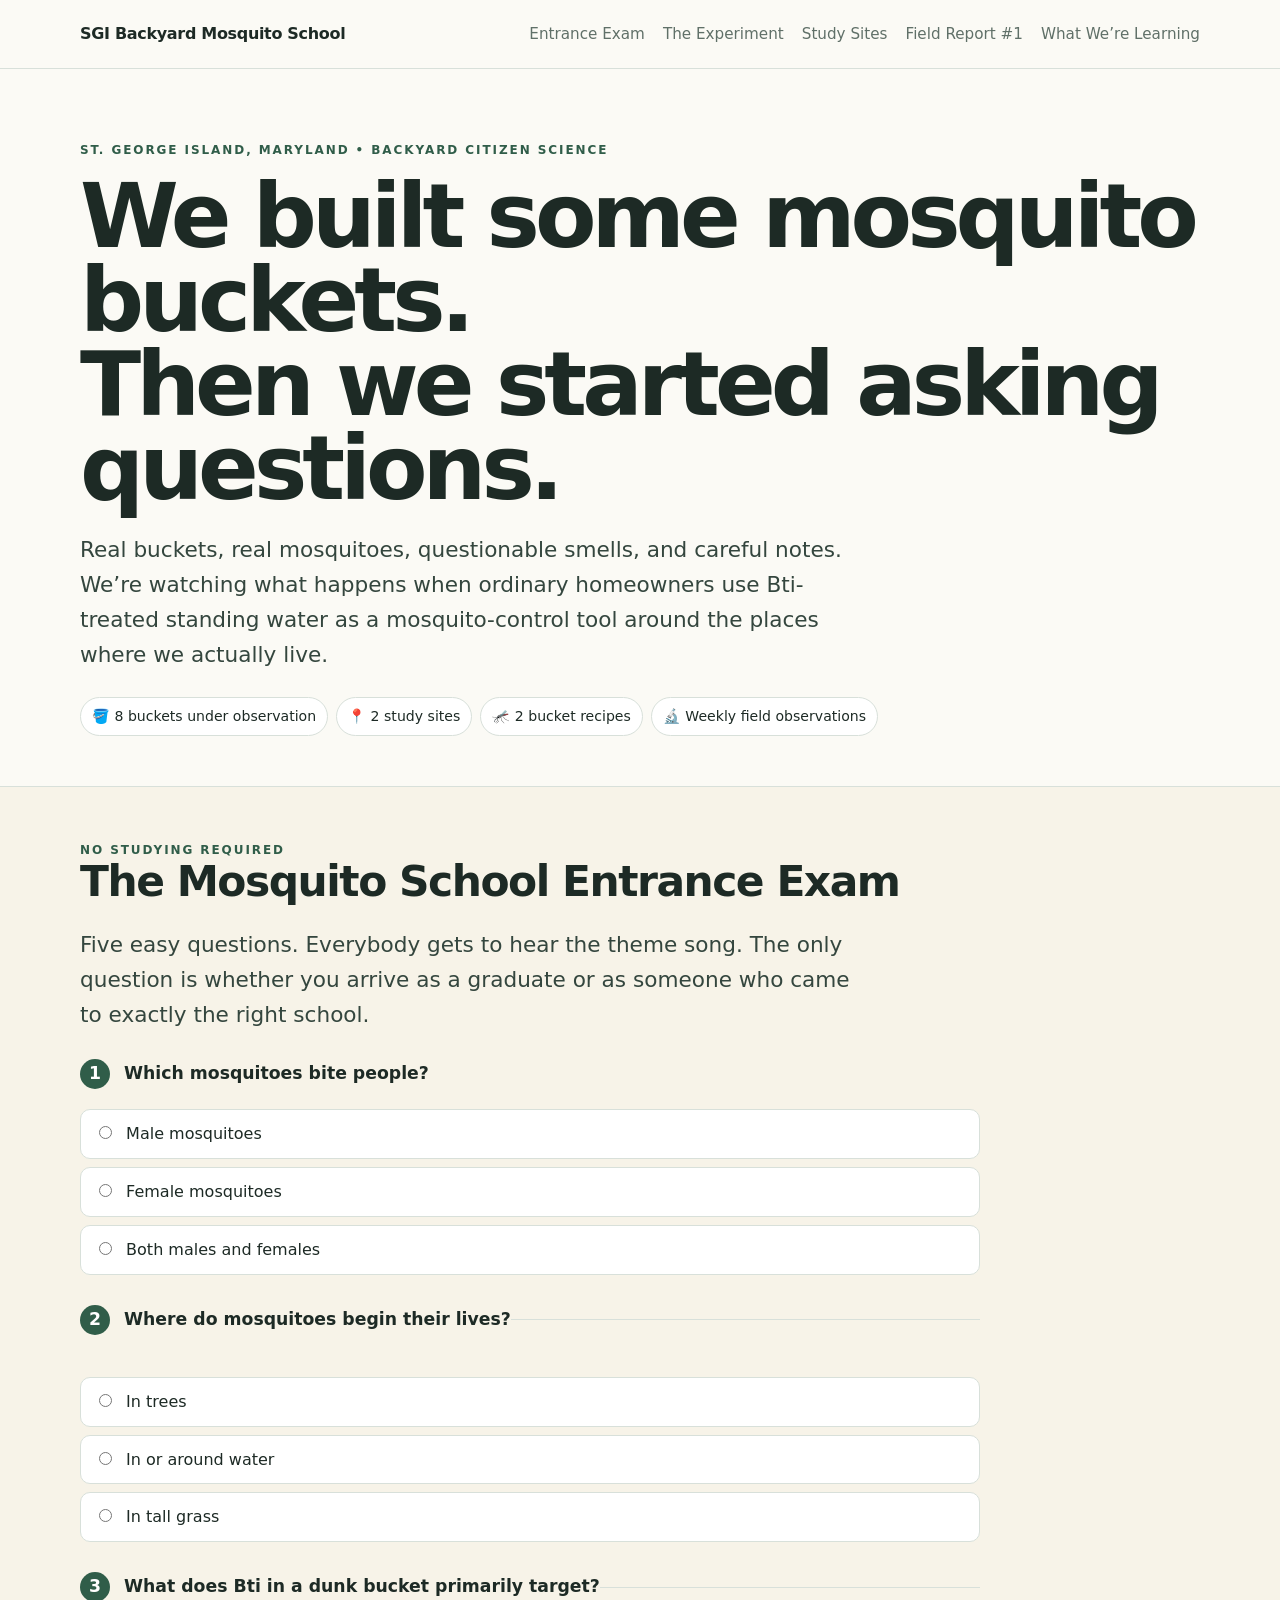
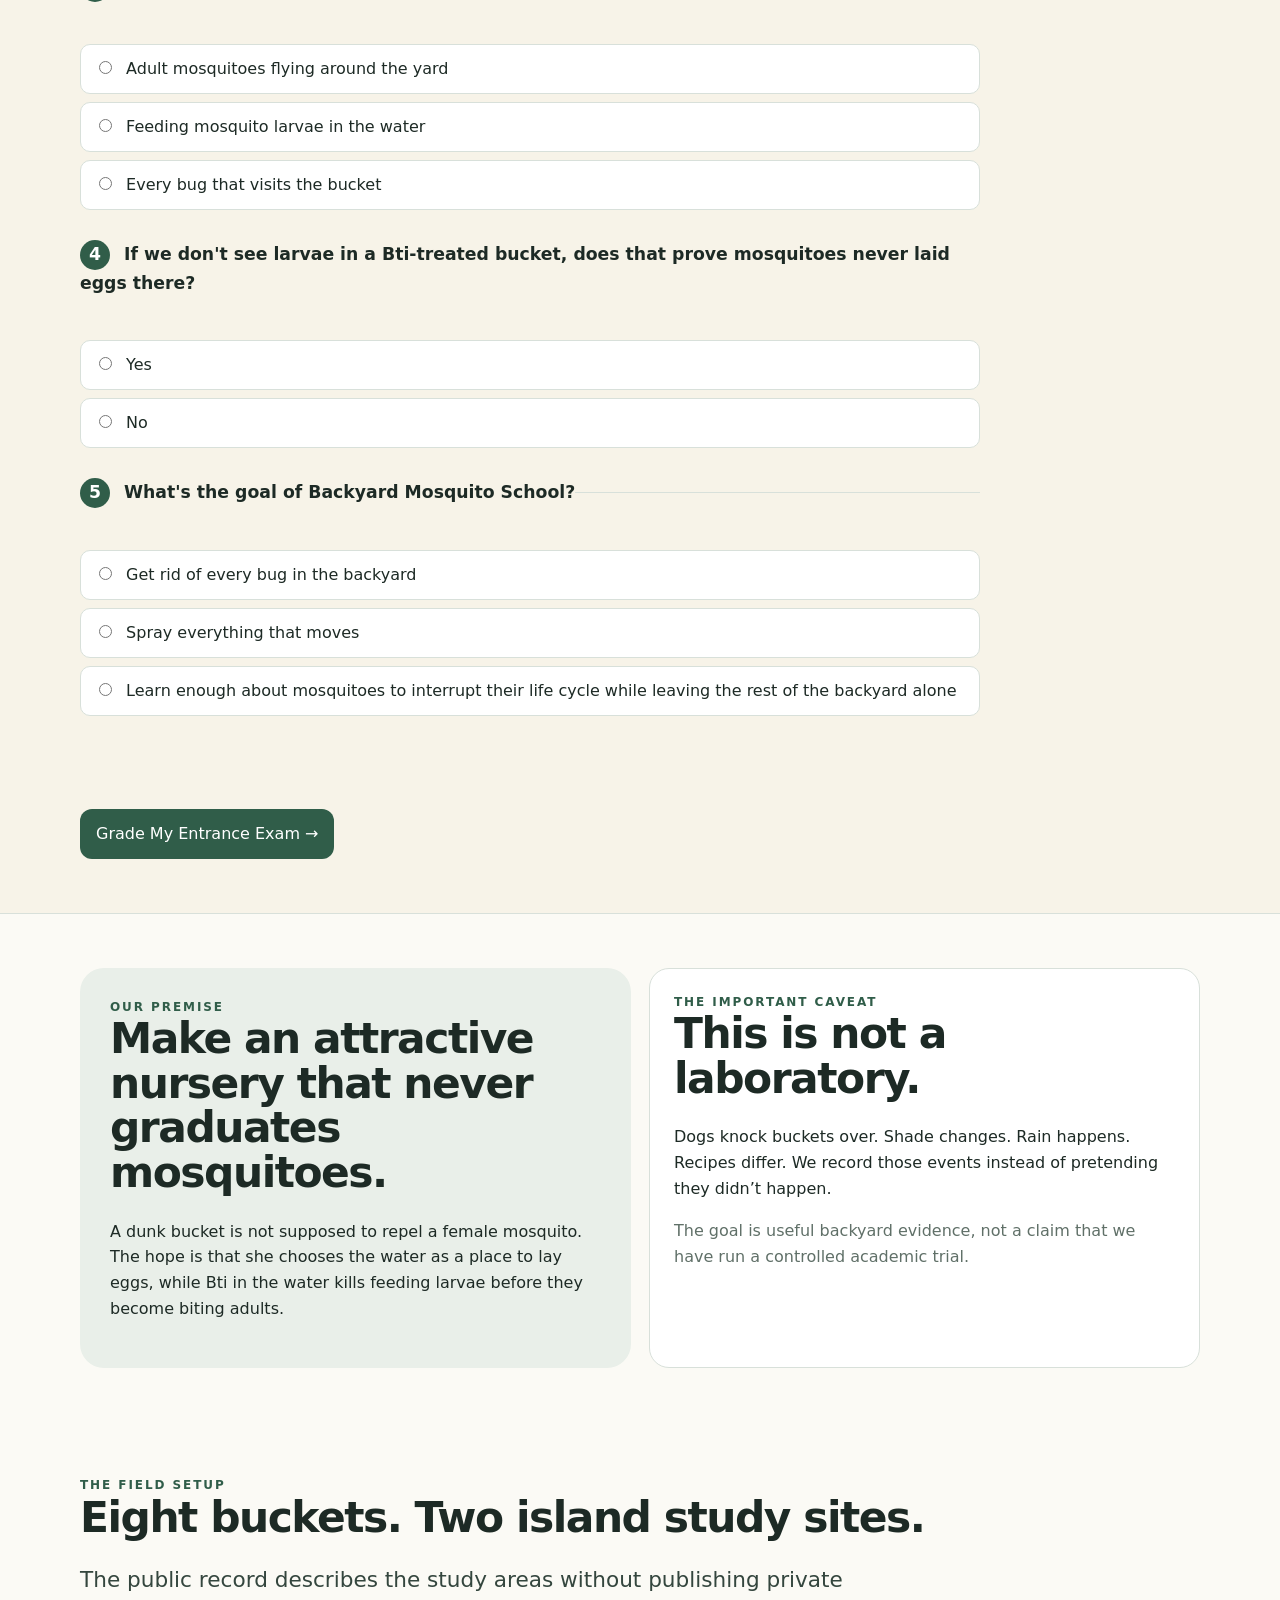
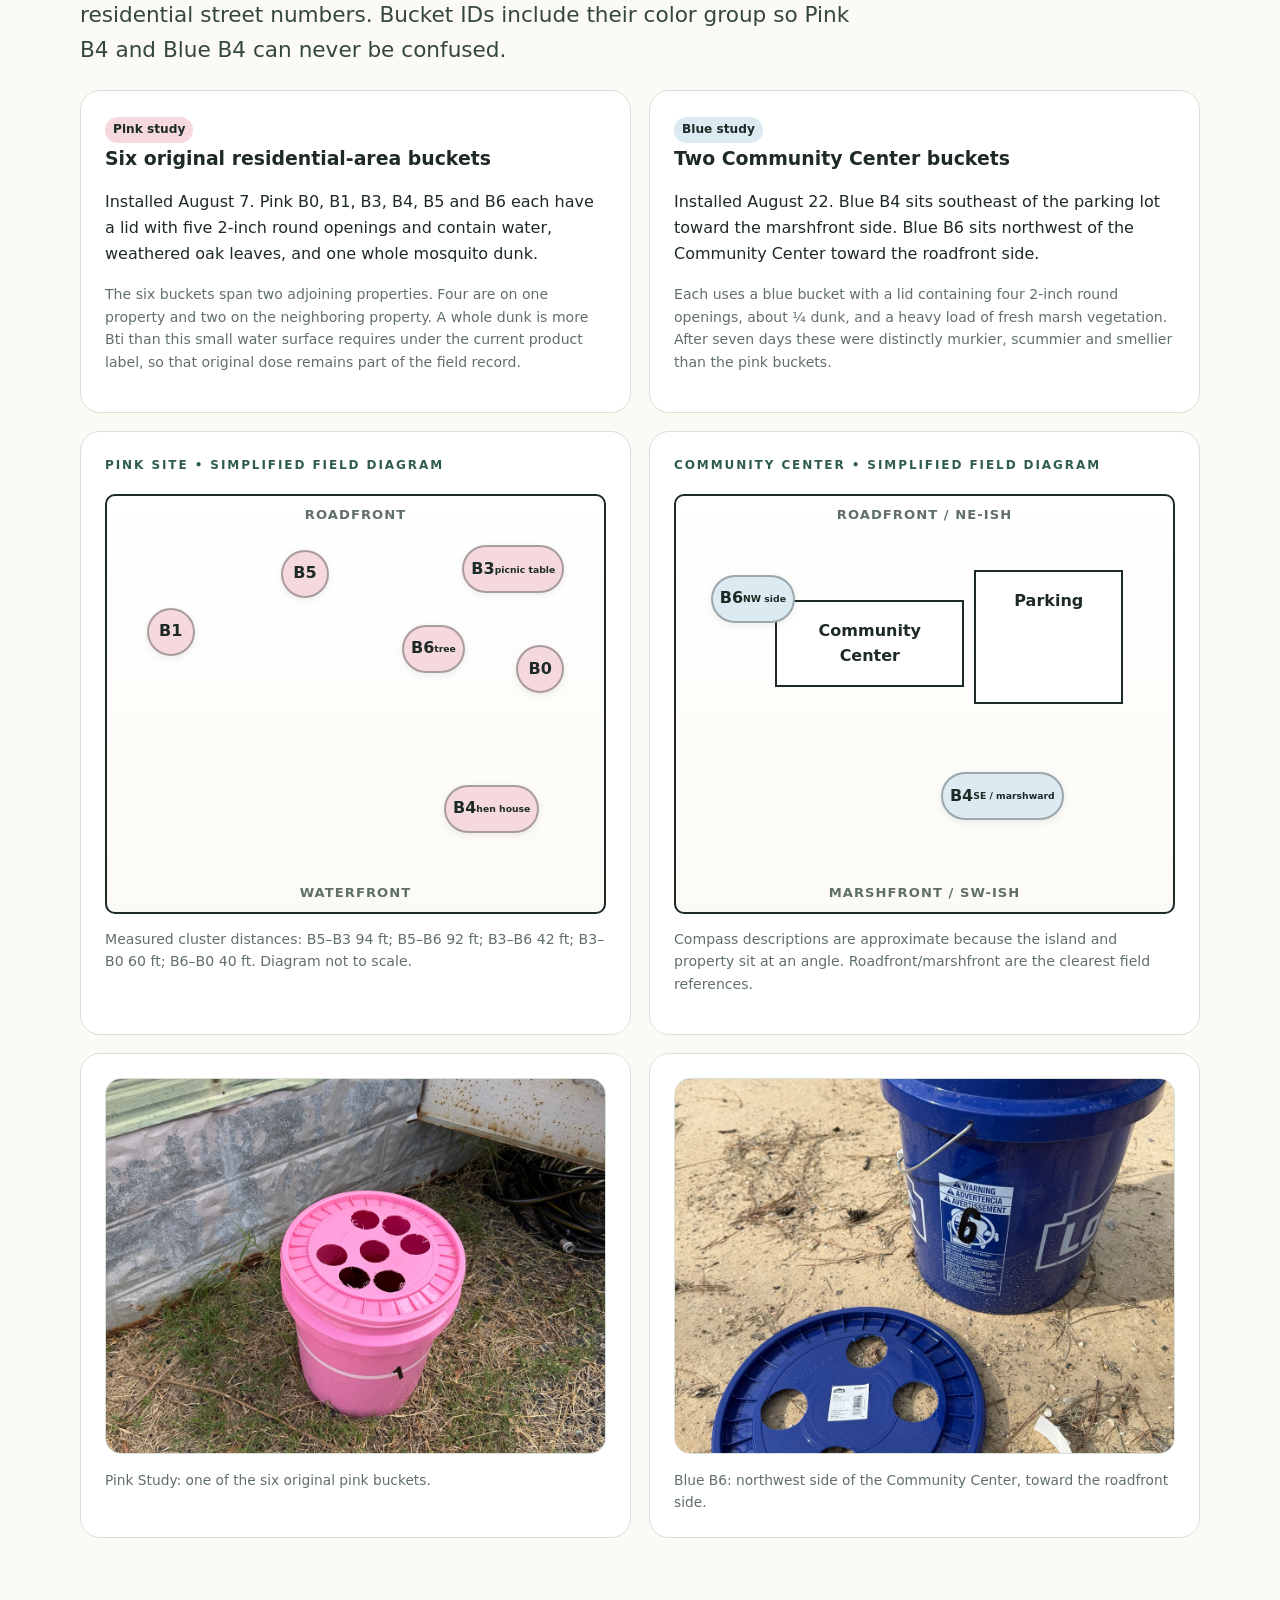
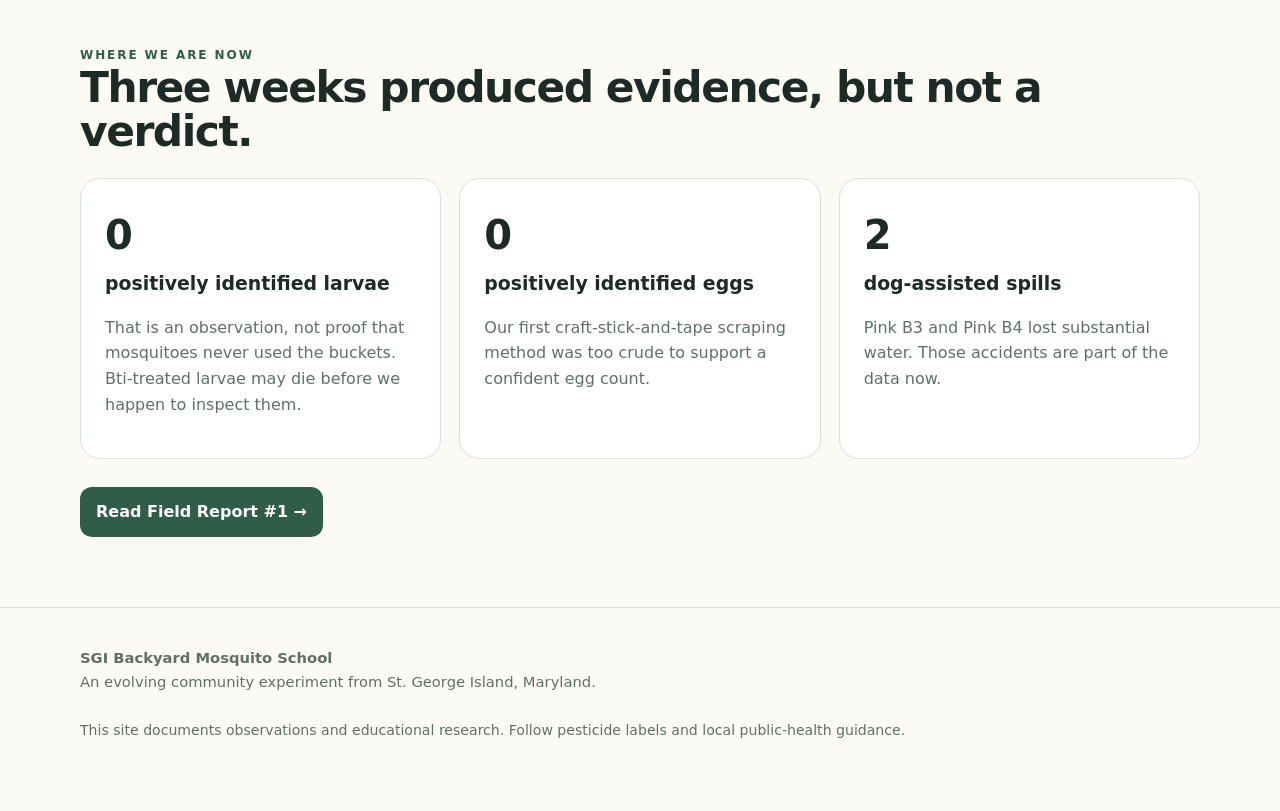
<file: index.html>
<!doctype html>
<html lang="en">
<head>
  <meta charset="utf-8">
  <meta name="viewport" content="width=device-width,initial-scale=1">
  <title>SGI Backyard Mosquito School</title>
  <meta name="description" content="A St. George Island backyard experiment in mosquito control, Bti dunk buckets, observation, and community science.">
  <link rel="stylesheet" href="styles.css">
</head>
<body>
<header>
  <div class="wrap">
    <nav>
      <a class="brand" href="index.html">SGI Backyard Mosquito School</a>
      <div class="navlinks">
        <a href="#entrance-exam">Entrance Exam</a>
        <a href="#experiment">The Experiment</a>
        <a href="#sites">Study Sites</a>
        <a href="report-1.html">Field Report #1</a>
        <a href="#learning">What We’re Learning</a>
      </div>
    </nav>
  </div>
</header>

<main>
  <div class="wrap hero">
    <div class="kicker">St. George Island, Maryland • Backyard citizen science</div>
    <h1>We built some mosquito buckets.<br>Then we started asking questions.</h1>
    <p class="lead">Real buckets, real mosquitoes, questionable smells, and careful notes. We’re watching what happens when ordinary homeowners use Bti-treated standing water as a mosquito-control tool around the places where we actually live.</p>
    <div class="pillrow">
      <span class="pill">🪣 8 buckets under observation</span>
      <span class="pill">📍 2 study sites</span>
      <span class="pill">🦟 2 bucket recipes</span>
      <span class="pill">🔬 Weekly field observations</span>
    </div>
  </div>

  <section id="entrance-exam" class="exam-section">
    <div class="wrap">
      <div class="kicker">No studying required</div>
      <h2>The Mosquito School Entrance Exam</h2>
      <p class="lead">Five easy questions. Everybody gets to hear the theme song. The only question is whether you arrive as a graduate or as someone who came to exactly the right school.</p>

      <form id="mosquito-quiz" class="exam-card">
        <fieldset data-answer="female">
          <legend><span>1</span> Which mosquitoes bite people?</legend>
          <label><input type="radio" name="q1" value="male"> Male mosquitoes</label>
          <label><input type="radio" name="q1" value="female"> Female mosquitoes</label>
          <label><input type="radio" name="q1" value="both"> Both males and females</label>
        </fieldset>

        <fieldset data-answer="water">
          <legend><span>2</span> Where do mosquitoes begin their lives?</legend>
          <label><input type="radio" name="q2" value="trees"> In trees</label>
          <label><input type="radio" name="q2" value="water"> In or around water</label>
          <label><input type="radio" name="q2" value="grass"> In tall grass</label>
        </fieldset>

        <fieldset data-answer="larvae">
          <legend><span>3</span> What does Bti in a dunk bucket primarily target?</legend>
          <label><input type="radio" name="q3" value="adults"> Adult mosquitoes flying around the yard</label>
          <label><input type="radio" name="q3" value="larvae"> Feeding mosquito larvae in the water</label>
          <label><input type="radio" name="q3" value="allbugs"> Every bug that visits the bucket</label>
        </fieldset>

        <fieldset data-answer="no">
          <legend><span>4</span> If we don't see larvae in a Bti-treated bucket, does that prove mosquitoes never laid eggs there?</legend>
          <label><input type="radio" name="q4" value="yes"> Yes</label>
          <label><input type="radio" name="q4" value="no"> No</label>
        </fieldset>

        <fieldset data-answer="learn">
          <legend><span>5</span> What's the goal of Backyard Mosquito School?</legend>
          <label><input type="radio" name="q5" value="allbugs"> Get rid of every bug in the backyard</label>
          <label><input type="radio" name="q5" value="spray"> Spray everything that moves</label>
          <label><input type="radio" name="q5" value="learn"> Learn enough about mosquitoes to interrupt their life cycle while leaving the rest of the backyard alone</label>
        </fieldset>

        <p id="quiz-warning" class="quiz-warning" role="alert"></p>
        <button class="button exam-submit" type="submit">Grade My Entrance Exam →</button>
      </form>

      <div id="exam-result" class="exam-result" hidden aria-live="polite">
        <div class="result-copy">
          <div id="result-kicker" class="kicker"></div>
          <h2 id="result-title"></h2>
          <p id="result-message" class="lead"></p>
        </div>

        <div class="song-card">
          <img src="assets/mosquito-school-theme-cartoon.png" alt="Cartoon of the pink and blue Mosquito School study buckets">
          <div class="song-copy">
            <div class="kicker">Your reward either way</div>
            <h3>Backyard Mosquito School</h3>
            <p>The official theme song of our very unofficial backyard laboratory.</p>
            <div class="theme-player">
              <audio id="theme-audio" controls preload="metadata">
                <source src="assets/backyard-mosquito-school.mp3" type="audio/mpeg">
                Your browser does not support the audio player.
              </audio>
              <div class="player-extras" aria-label="Theme song extra controls">
                <button id="jump-back" class="player-button" type="button" aria-label="Go back 10 seconds">↶ 10 sec</button>
                <button id="jump-forward" class="player-button" type="button" aria-label="Go forward 10 seconds">10 sec ↷</button>
                <button id="lyrics-toggle" class="player-button lyrics-button" type="button" aria-expanded="false" aria-controls="theme-lyrics">Lyrics ▾</button>
              </div>
              <div id="theme-lyrics" class="theme-lyrics" hidden>
                <h4>Backyard Mosquito School</h4>
                <p><strong>[Verse 1]</strong><br>
                We only wanted fewer bites<br>
                whenever we stepped outside.<br>
                So we filled pink buckets up;<br>
                thought we'd figure out this fight.</p>

                <p>We threw in leaves and skeeter dunks.<br>
                Set 'em underneath the tree.<br>
                Asked, “If the moms lay eggs in there,<br>
                won't we all soon liv bite-free?”</p>

                <p><strong>[Pre-Chorus]</strong><br>
                But one small question led to two.<br>
                And two turned into ten.<br>
                Now we're staring at bucket water,<br>
                with our eyes criss-crossed again.</p>

                <p><strong>[Chorus]</strong><br>
                At the Backyard Mosquito School,<br>
                where the buckets make the rules,<br>
                we watch the water, take some notes,<br>
                and see what skeeters choose.</p>

                <p>We don't have to fight everything.<br>
                Just break one tiny chain.<br>
                Learn a little 'bout how they live<br>
                and get ahead of the game.</p>

                <p>And something a backyard scientist knows,<br>
                every answer breeds more questions.<br>
                That's just how mosquito science goes!</p>

                <p><strong>[Verse 2]</strong><br>
                One was dark as sweet iced-tea.<br>
                One was barely brown.<br>
                The dog knocked one bucket over,<br>
                then took another down.</p>

                <p>So we measured every water line;<br>
                mapped 'em tree to tree.<br>
                Ninety-four feet as the skeeter flies,<br>
                now that's good geography.</p>

                <p><strong>[Pre-Chorus]</strong><br>
                We scraped the sides and taped the specks,<br>
                and squinted at the view.<br>
                Is that an egg? A piece of leaf?<br>
                We haven't got a clue!</p>

                <p><strong>[Verse 3]</strong><br>
                Then the blue-bucket class arrived<br>
                with marsh grass piled high.<br>
                Seven days of summer sun<br>
                and that smell had multiplied.</p>

                <p>Pink was brewing gentle tea.<br>
                Blue had found its funk.<br>
                And suddenly we're standing there,<br>
                discussing scientific gunk.</p>

                <p><strong>[Bridge]</strong><br>
                We've got sticks and binder clips,<br>
                zip ties through the lid.<br>
                We are measurin' and labelin'.<br>
                Look what one small question did!</p>

                <p>Overflow holes and fill lines,<br>
                it's ALL under control!<br>
                We came out here to stop the bites.<br>
                Now we're running Mosquito School.</p>

                <p><strong>[Pull back]</strong><br>
                But here's the thing we've learned so far:<br>
                Not seeing doesn't prove<br>
                that nothing ever happened here,<br>
                or nothing ever moved.</p>

                <p>So we'll watch a little closer.<br>
                Ask “What does the data show?”<br>
                A good answer isn't always “yes;”<br>
                sometimes it's “We don't know!”</p>

                <p><strong>[Final Chorus]</strong><br>
                At the Backyard Mosquito School,<br>
                we have one simple rule:<br>
                We don't make the answer fit the story,<br>
                We let the data choose.</p>

                <p>We don't have to fight everything.<br>
                There's knowledge we can gain.<br>
                Learn a little 'bout how they live,<br>
                and interrupt the chain.</p>

                <p>And something a backyard scientist knows,<br>
                every answer breeds more questions.<br>
                That's just how mosquito science goes!</p>

                <p><strong>[Outro]</strong><br>
                Fewer breeders,<br>
                fewer bites,<br>
                let the good bugs fly!</p>

                <p>A bucket full of questions,<br>
                and a little B. T. I.!</p>
              </div>
            </div>
            <blockquote>“Every answer breeds more questions. That's just how mosquito science goes!”</blockquote>
          </div>
        </div>

        <details class="answer-key">
          <summary>See the answers &amp; learn why</summary>
          <ol>
            <li><strong>Female mosquitoes bite.</strong> Females of biting species take blood meals to support egg production; males feed on plant sugars.</li>
            <li><strong>Mosquitoes begin life in or around water.</strong> Eggs, larvae and pupae are tied to aquatic habitats, though some species lay eggs just above the waterline.</li>
            <li><strong>Bti targets feeding mosquito larvae.</strong> The larvae must ingest it. It is not an airborne adult-mosquito killer.</li>
            <li><strong>No.</strong> Not seeing larvae does not prove eggs were never laid. In a Bti-treated bucket, susceptible larvae may die before we inspect them.</li>
            <li><strong>Learn enough to interrupt the mosquito life cycle without fighting the whole backyard.</strong> Fewer breeders. Fewer bites. Let the good bugs fly.</li>
          </ol>
        </details>
        <button id="retake-quiz" class="text-button" type="button">Retake the entrance exam</button>
      </div>
    </div>
  </section>

  <section id="experiment">
    <div class="wrap">
      <div class="grid">
        <div class="half callout">
          <div class="kicker">Our premise</div>
          <h2>Make an attractive nursery that never graduates mosquitoes.</h2>
          <p>A dunk bucket is not supposed to repel a female mosquito. The hope is that she chooses the water as a place to lay eggs, while Bti in the water kills feeding larvae before they become biting adults.</p>
        </div>
        <div class="half card">
          <div class="kicker">The important caveat</div>
          <h2>This is not a laboratory.</h2>
          <p>Dogs knock buckets over. Shade changes. Rain happens. Recipes differ. We record those events instead of pretending they didn’t happen.</p>
          <p class="muted">The goal is useful backyard evidence, not a claim that we have run a controlled academic trial.</p>
        </div>
      </div>
    </div>
  </section>

  <section id="sites">
    <div class="wrap">
      <div class="kicker">The field setup</div>
      <h2>Eight buckets. Two island study sites.</h2>
      <p class="lead">The public record describes the study areas without publishing private residential street numbers. Bucket IDs include their color group so Pink B4 and Blue B4 can never be confused.</p>

      <div class="grid">
        <div class="half card">
          <span class="badge pink">Pink study</span>
          <h3>Six original residential-area buckets</h3>
          <p>Installed August 7. Pink B0, B1, B3, B4, B5 and B6 each have a lid with five 2-inch round openings and contain water, weathered oak leaves, and one whole mosquito dunk.</p>
          <p class="small muted">The six buckets span two adjoining properties. Four are on one property and two on the neighboring property. A whole dunk is more Bti than this small water surface requires under the current product label, so that original dose remains part of the field record.</p>
        </div>
        <div class="half card">
          <span class="badge blue">Blue study</span>
          <h3>Two Community Center buckets</h3>
          <p>Installed August 22. Blue B4 sits southeast of the parking lot toward the marshfront side. Blue B6 sits northwest of the Community Center toward the roadfront side.</p>
          <p class="small muted">Each uses a blue bucket with a lid containing four 2-inch round openings, about ¼ dunk, and a heavy load of fresh marsh vegetation. After seven days these were distinctly murkier, scummier and smellier than the pink buckets.</p>
        </div>
      </div>

      <div class="grid site-grid">
        <div class="half card site-map">
          <div class="kicker">Pink site • simplified field diagram</div>
          <div class="diagram">
            <div class="edge top">Roadfront</div>
            <span class="dot pinkdot p5">B5</span>
            <span class="dot pinkdot p3">B3<br><small>picnic table</small></span>
            <span class="dot pinkdot p6">B6<br><small>tree</small></span>
            <span class="dot pinkdot p0">B0</span>
            <span class="dot pinkdot p1">B1</span>
            <span class="dot pinkdot p4">B4<br><small>hen house</small></span>
            <div class="edge bottom">Waterfront</div>
          </div>
          <p class="small muted">Measured cluster distances: B5–B3 94 ft; B5–B6 92 ft; B3–B6 42 ft; B3–B0 60 ft; B6–B0 40 ft. Diagram not to scale.</p>
        </div>

        <div class="half card site-map">
          <div class="kicker">Community Center • simplified field diagram</div>
          <div class="diagram blue-diagram">
            <div class="edge top">Roadfront / NE-ish</div>
            <div class="building community">Community Center</div>
            <div class="building parking">Parking</div>
            <span class="dot bluedot b6">B6<br><small>NW side</small></span>
            <span class="dot bluedot b4">B4<br><small>SE / marshward</small></span>
            <div class="edge bottom">Marshfront / SW-ish</div>
          </div>
          <p class="small muted">Compass descriptions are approximate because the island and property sit at an angle. Roadfront/marshfront are the clearest field references.</p>
        </div>
      </div>

      <div class="grid" style="margin-top:18px">
        <figure class="half card">
          <img class="photo" src="assets/bucket-1-corrected.jpg" alt="Pink B1 at the residential study site">
          <figcaption>Pink Study: one of the six original pink buckets.</figcaption>
        </figure>
        <figure class="half card">
          <img class="photo" src="assets/bucket-6b.jpg" alt="Blue B6 by the SGI Community Center">
          <figcaption>Blue B6: northwest side of the Community Center, toward the roadfront side.</figcaption>
        </figure>
      </div>
    </div>
  </section>

  <section id="learning">
    <div class="wrap">
      <div class="kicker">Where we are now</div>
      <h2>Three weeks produced evidence, but not a verdict.</h2>
      <div class="grid">
        <div class="third card"><div class="big-number">0</div><h3>positively identified larvae</h3><p class="muted">That is an observation, not proof that mosquitoes never used the buckets. Bti-treated larvae may die before we happen to inspect them.</p></div>
        <div class="third card"><div class="big-number">0</div><h3>positively identified eggs</h3><p class="muted">Our first craft-stick-and-tape scraping method was too crude to support a confident egg count.</p></div>
        <div class="third card"><div class="big-number">2</div><h3>dog-assisted spills</h3><p class="muted">Pink B3 and Pink B4 lost substantial water. Those accidents are part of the data now.</p></div>
      </div>
      <p><a class="button" href="report-1.html">Read Field Report #1 →</a></p>
    </div>
  </section>
</main>

<footer>
  <div class="wrap">
    <strong>SGI Backyard Mosquito School</strong><br>
    An evolving community experiment from St. George Island, Maryland.<br><br>
    <span class="small">This site documents observations and educational research. Follow pesticide labels and local public-health guidance.</span>
  </div>
</footer>

<script>
(function(){
  const form=document.getElementById('mosquito-quiz');
  const result=document.getElementById('exam-result');
  const warning=document.getElementById('quiz-warning');
  const title=document.getElementById('result-title');
  const message=document.getElementById('result-message');
  const kicker=document.getElementById('result-kicker');
  const retake=document.getElementById('retake-quiz');
  if(!form) return;

  form.addEventListener('submit', function(e){
    e.preventDefault();
    const fields=[...form.querySelectorAll('fieldset')];
    const unanswered=fields.filter((f,i)=>!form.querySelector('input[name="q'+(i+1)+'"]:checked'));
    if(unanswered.length){
      warning.textContent='Answer all five questions first. Wild guesses are a respected Mosquito School tradition.';
      unanswered[0].scrollIntoView({behavior:'smooth',block:'center'});
      return;
    }
    warning.textContent='';
    let score=0;
    fields.forEach((f,i)=>{
      const chosen=form.querySelector('input[name="q'+(i+1)+'"]:checked');
      if(chosen && chosen.value===f.dataset.answer) score++;
    });
    kicker.textContent=score===5?'Perfect score • 5 out of 5':'Score • '+score+' out of 5';
    title.textContent=score===5?'You passed the Mosquito School Entrance Exam!':'Good thing you’re here to learn!';
    if(score===5){
      message.innerHTML='You now qualify as a <strong>Certified Backyard Mosquito Scientist</strong> and you are officially cleared for the theme song!';
    } else {
      message.textContent='No one fails Mosquito School. Check the answers, sharpen your skeeter science, and enjoy the exact same reward.';
    }
    form.hidden=true;
    result.hidden=false;
    result.scrollIntoView({behavior:'smooth',block:'start'});
  });

  retake.addEventListener('click',function(){
    form.reset();
    result.hidden=true;
    form.hidden=false;
    warning.textContent='';
    form.scrollIntoView({behavior:'smooth',block:'start'});
  });

  const audio=document.getElementById('theme-audio');
  const jumpBack=document.getElementById('jump-back');
  const jumpForward=document.getElementById('jump-forward');
  const lyricsToggle=document.getElementById('lyrics-toggle');
  const lyrics=document.getElementById('theme-lyrics');

  if(audio && jumpBack && jumpForward){
    jumpBack.addEventListener('click',function(){
      audio.currentTime=Math.max(0,audio.currentTime-10);
    });
    jumpForward.addEventListener('click',function(){
      const end=Number.isFinite(audio.duration)?audio.duration:audio.currentTime+10;
      audio.currentTime=Math.min(end,audio.currentTime+10);
    });
  }

  if(lyricsToggle && lyrics){
    lyricsToggle.addEventListener('click',function(){
      const opening=lyrics.hidden;
      lyrics.hidden=!opening;
      lyricsToggle.setAttribute('aria-expanded',String(opening));
      lyricsToggle.textContent=opening?'Lyrics ▴':'Lyrics ▾';
      if(opening){
        lyrics.scrollIntoView({behavior:'smooth',block:'nearest'});
      }
    });
  }
})();
</script>
</body>
</html>
</file>
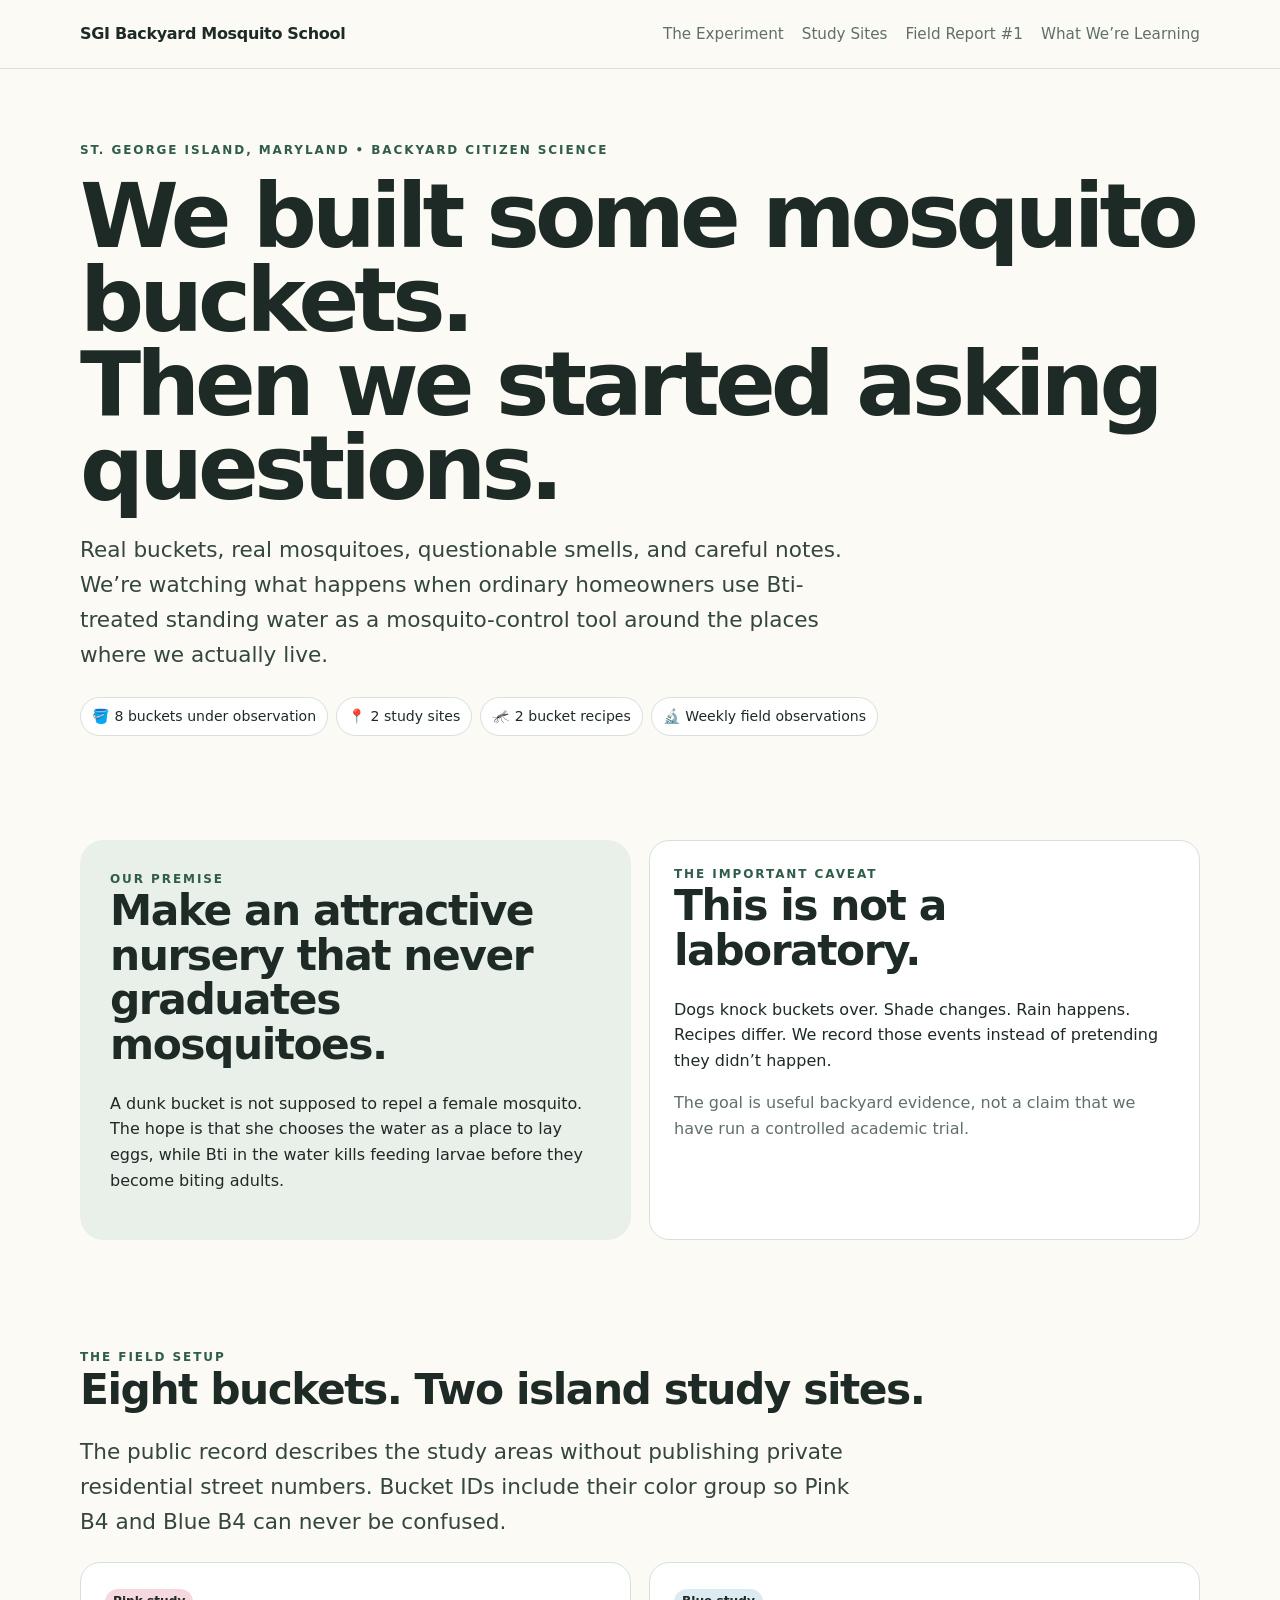
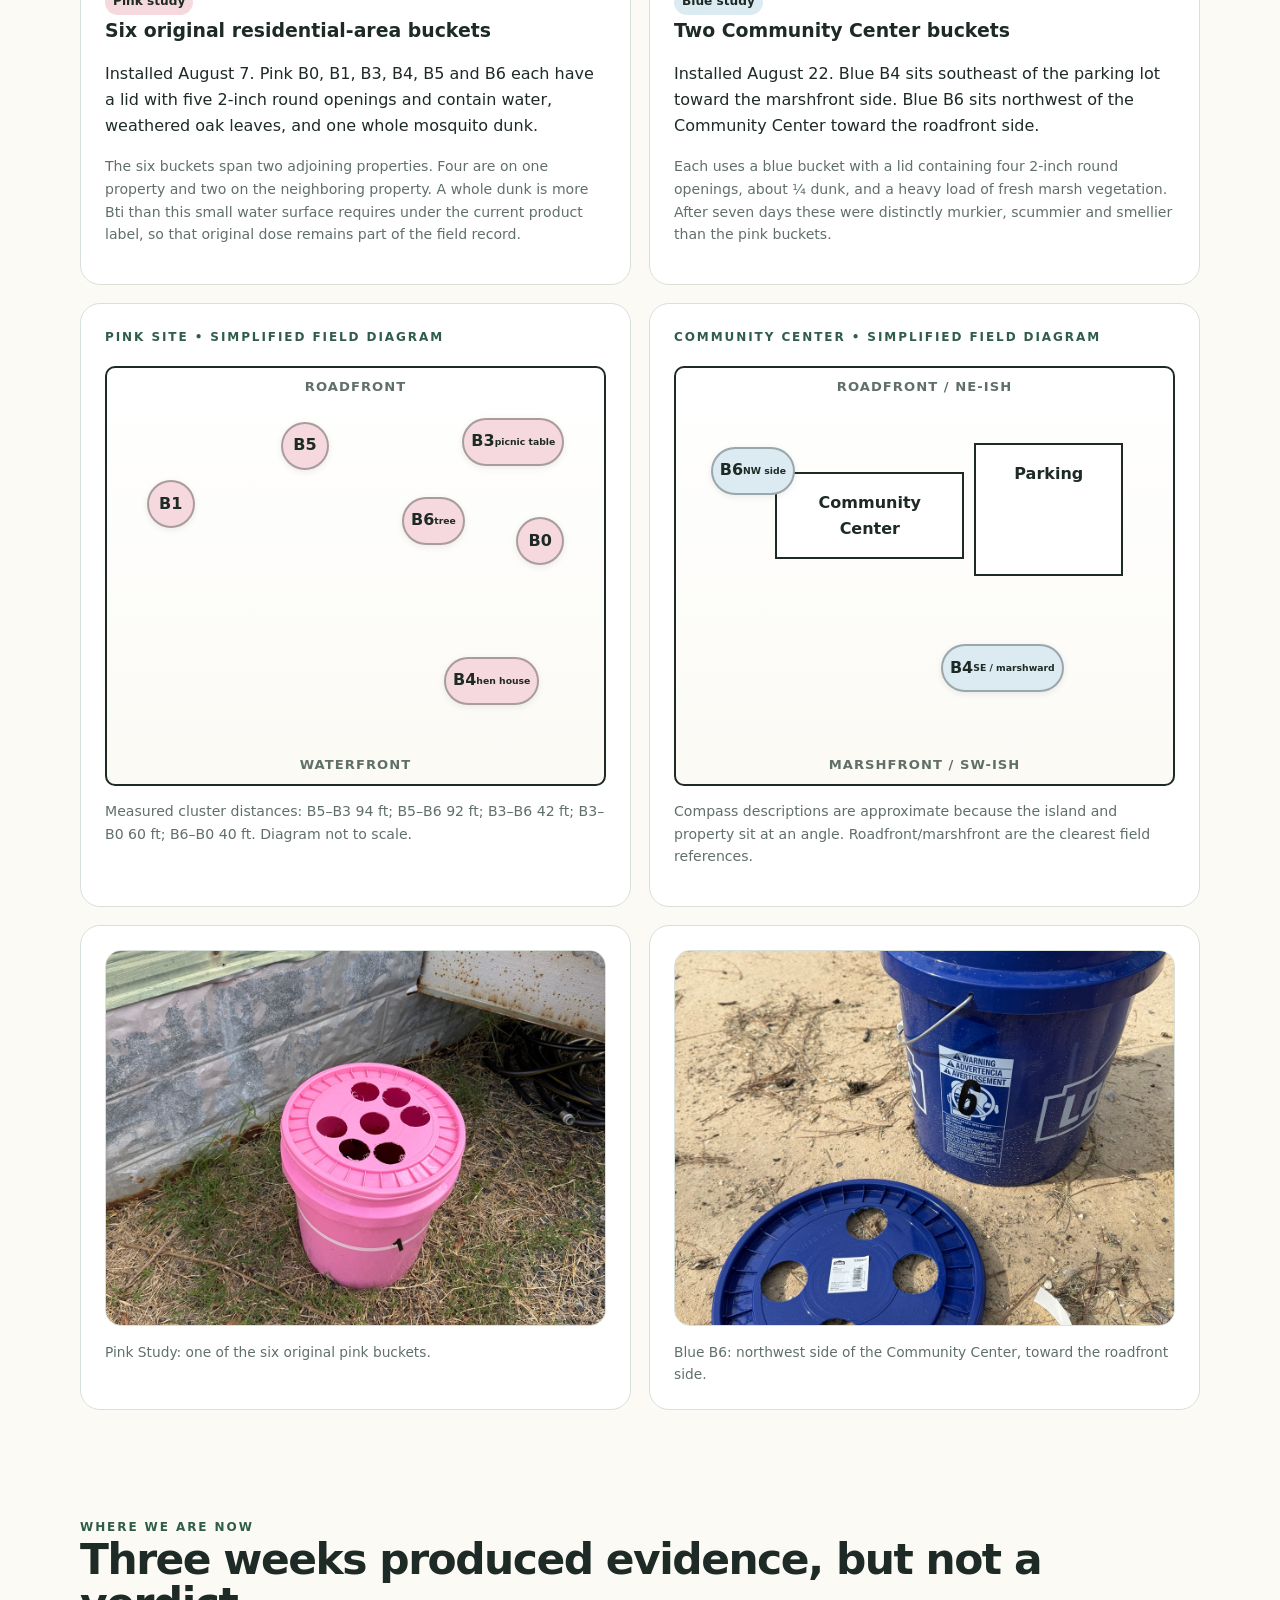
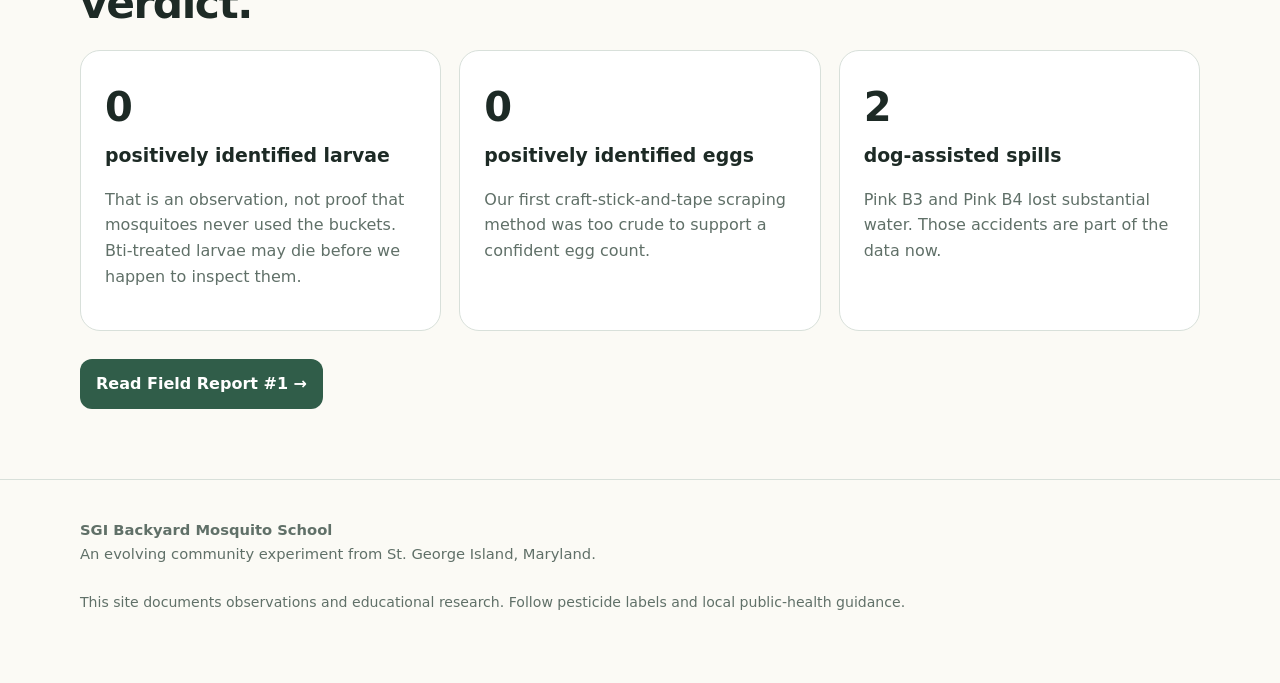
<file: sgi-mosquito-school-full-updated/index.html>
<!doctype html>
<html lang="en">
<head>
  <meta charset="utf-8">
  <meta name="viewport" content="width=device-width,initial-scale=1">
  <title>SGI Backyard Mosquito School</title>
  <meta name="description" content="A St. George Island backyard experiment in mosquito control, Bti dunk buckets, observation, and community science.">
  <link rel="stylesheet" href="styles.css">
</head>
<body>
<header>
  <div class="wrap">
    <nav>
      <a class="brand" href="index.html">SGI Backyard Mosquito School</a>
      <div class="navlinks">
        <a href="#experiment">The Experiment</a>
        <a href="#sites">Study Sites</a>
        <a href="report-1.html">Field Report #1</a>
        <a href="#learning">What We’re Learning</a>
      </div>
    </nav>
  </div>
</header>

<main>
  <div class="wrap hero">
    <div class="kicker">St. George Island, Maryland • Backyard citizen science</div>
    <h1>We built some mosquito buckets.<br>Then we started asking questions.</h1>
    <p class="lead">Real buckets, real mosquitoes, questionable smells, and careful notes. We’re watching what happens when ordinary homeowners use Bti-treated standing water as a mosquito-control tool around the places where we actually live.</p>
    <div class="pillrow">
      <span class="pill">🪣 8 buckets under observation</span>
      <span class="pill">📍 2 study sites</span>
      <span class="pill">🦟 2 bucket recipes</span>
      <span class="pill">🔬 Weekly field observations</span>
    </div>
  </div>

  <section id="experiment">
    <div class="wrap">
      <div class="grid">
        <div class="half callout">
          <div class="kicker">Our premise</div>
          <h2>Make an attractive nursery that never graduates mosquitoes.</h2>
          <p>A dunk bucket is not supposed to repel a female mosquito. The hope is that she chooses the water as a place to lay eggs, while Bti in the water kills feeding larvae before they become biting adults.</p>
        </div>
        <div class="half card">
          <div class="kicker">The important caveat</div>
          <h2>This is not a laboratory.</h2>
          <p>Dogs knock buckets over. Shade changes. Rain happens. Recipes differ. We record those events instead of pretending they didn’t happen.</p>
          <p class="muted">The goal is useful backyard evidence, not a claim that we have run a controlled academic trial.</p>
        </div>
      </div>
    </div>
  </section>

  <section id="sites">
    <div class="wrap">
      <div class="kicker">The field setup</div>
      <h2>Eight buckets. Two island study sites.</h2>
      <p class="lead">The public record describes the study areas without publishing private residential street numbers. Bucket IDs include their color group so Pink B4 and Blue B4 can never be confused.</p>

      <div class="grid">
        <div class="half card">
          <span class="badge pink">Pink study</span>
          <h3>Six original residential-area buckets</h3>
          <p>Installed August 7. Pink B0, B1, B3, B4, B5 and B6 each have a lid with five 2-inch round openings and contain water, weathered oak leaves, and one whole mosquito dunk.</p>
          <p class="small muted">The six buckets span two adjoining properties. Four are on one property and two on the neighboring property. A whole dunk is more Bti than this small water surface requires under the current product label, so that original dose remains part of the field record.</p>
        </div>
        <div class="half card">
          <span class="badge blue">Blue study</span>
          <h3>Two Community Center buckets</h3>
          <p>Installed August 22. Blue B4 sits southeast of the parking lot toward the marshfront side. Blue B6 sits northwest of the Community Center toward the roadfront side.</p>
          <p class="small muted">Each uses a blue bucket with a lid containing four 2-inch round openings, about ¼ dunk, and a heavy load of fresh marsh vegetation. After seven days these were distinctly murkier, scummier and smellier than the pink buckets.</p>
        </div>
      </div>

      <div class="grid site-grid">
        <div class="half card site-map">
          <div class="kicker">Pink site • simplified field diagram</div>
          <div class="diagram">
            <div class="edge top">Roadfront</div>
            <span class="dot pinkdot p5">B5</span>
            <span class="dot pinkdot p3">B3<br><small>picnic table</small></span>
            <span class="dot pinkdot p6">B6<br><small>tree</small></span>
            <span class="dot pinkdot p0">B0</span>
            <span class="dot pinkdot p1">B1</span>
            <span class="dot pinkdot p4">B4<br><small>hen house</small></span>
            <div class="edge bottom">Waterfront</div>
          </div>
          <p class="small muted">Measured cluster distances: B5–B3 94 ft; B5–B6 92 ft; B3–B6 42 ft; B3–B0 60 ft; B6–B0 40 ft. Diagram not to scale.</p>
        </div>

        <div class="half card site-map">
          <div class="kicker">Community Center • simplified field diagram</div>
          <div class="diagram blue-diagram">
            <div class="edge top">Roadfront / NE-ish</div>
            <div class="building community">Community Center</div>
            <div class="building parking">Parking</div>
            <span class="dot bluedot b6">B6<br><small>NW side</small></span>
            <span class="dot bluedot b4">B4<br><small>SE / marshward</small></span>
            <div class="edge bottom">Marshfront / SW-ish</div>
          </div>
          <p class="small muted">Compass descriptions are approximate because the island and property sit at an angle. Roadfront/marshfront are the clearest field references.</p>
        </div>
      </div>

      <div class="grid" style="margin-top:18px">
        <figure class="half card">
          <img class="photo" src="assets/bucket-1-corrected.jpg" alt="Pink B1 at the residential study site">
          <figcaption>Pink Study: one of the six original pink buckets.</figcaption>
        </figure>
        <figure class="half card">
          <img class="photo" src="assets/bucket-6b.jpg" alt="Blue B6 by the SGI Community Center">
          <figcaption>Blue B6: northwest side of the Community Center, toward the roadfront side.</figcaption>
        </figure>
      </div>
    </div>
  </section>

  <section id="learning">
    <div class="wrap">
      <div class="kicker">Where we are now</div>
      <h2>Three weeks produced evidence, but not a verdict.</h2>
      <div class="grid">
        <div class="third card"><div class="big-number">0</div><h3>positively identified larvae</h3><p class="muted">That is an observation, not proof that mosquitoes never used the buckets. Bti-treated larvae may die before we happen to inspect them.</p></div>
        <div class="third card"><div class="big-number">0</div><h3>positively identified eggs</h3><p class="muted">Our first craft-stick-and-tape scraping method was too crude to support a confident egg count.</p></div>
        <div class="third card"><div class="big-number">2</div><h3>dog-assisted spills</h3><p class="muted">Pink B3 and Pink B4 lost substantial water. Those accidents are part of the data now.</p></div>
      </div>
      <p><a class="button" href="report-1.html">Read Field Report #1 →</a></p>
    </div>
  </section>
</main>

<footer>
  <div class="wrap">
    <strong>SGI Backyard Mosquito School</strong><br>
    An evolving community experiment from St. George Island, Maryland.<br><br>
    <span class="small">This site documents observations and educational research. Follow pesticide labels and local public-health guidance.</span>
  </div>
</footer>
</body>
</html>
</file>
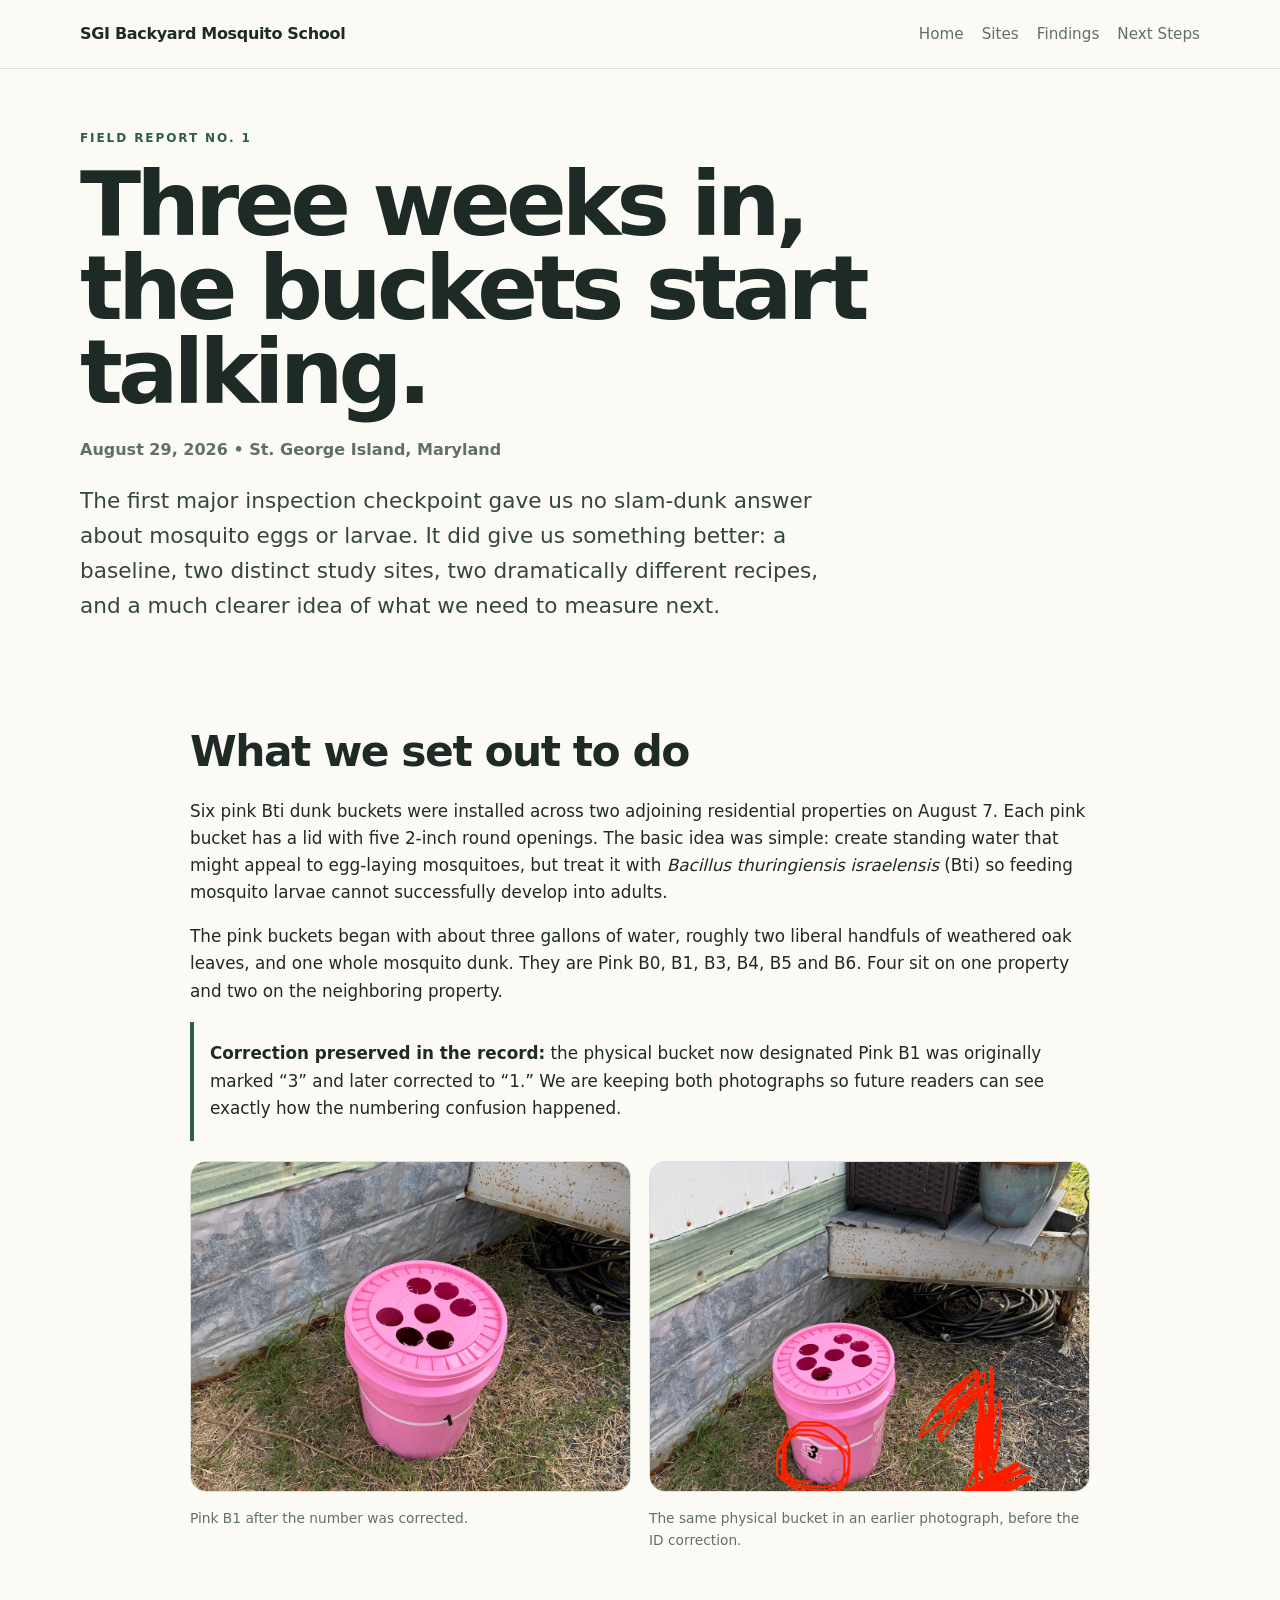
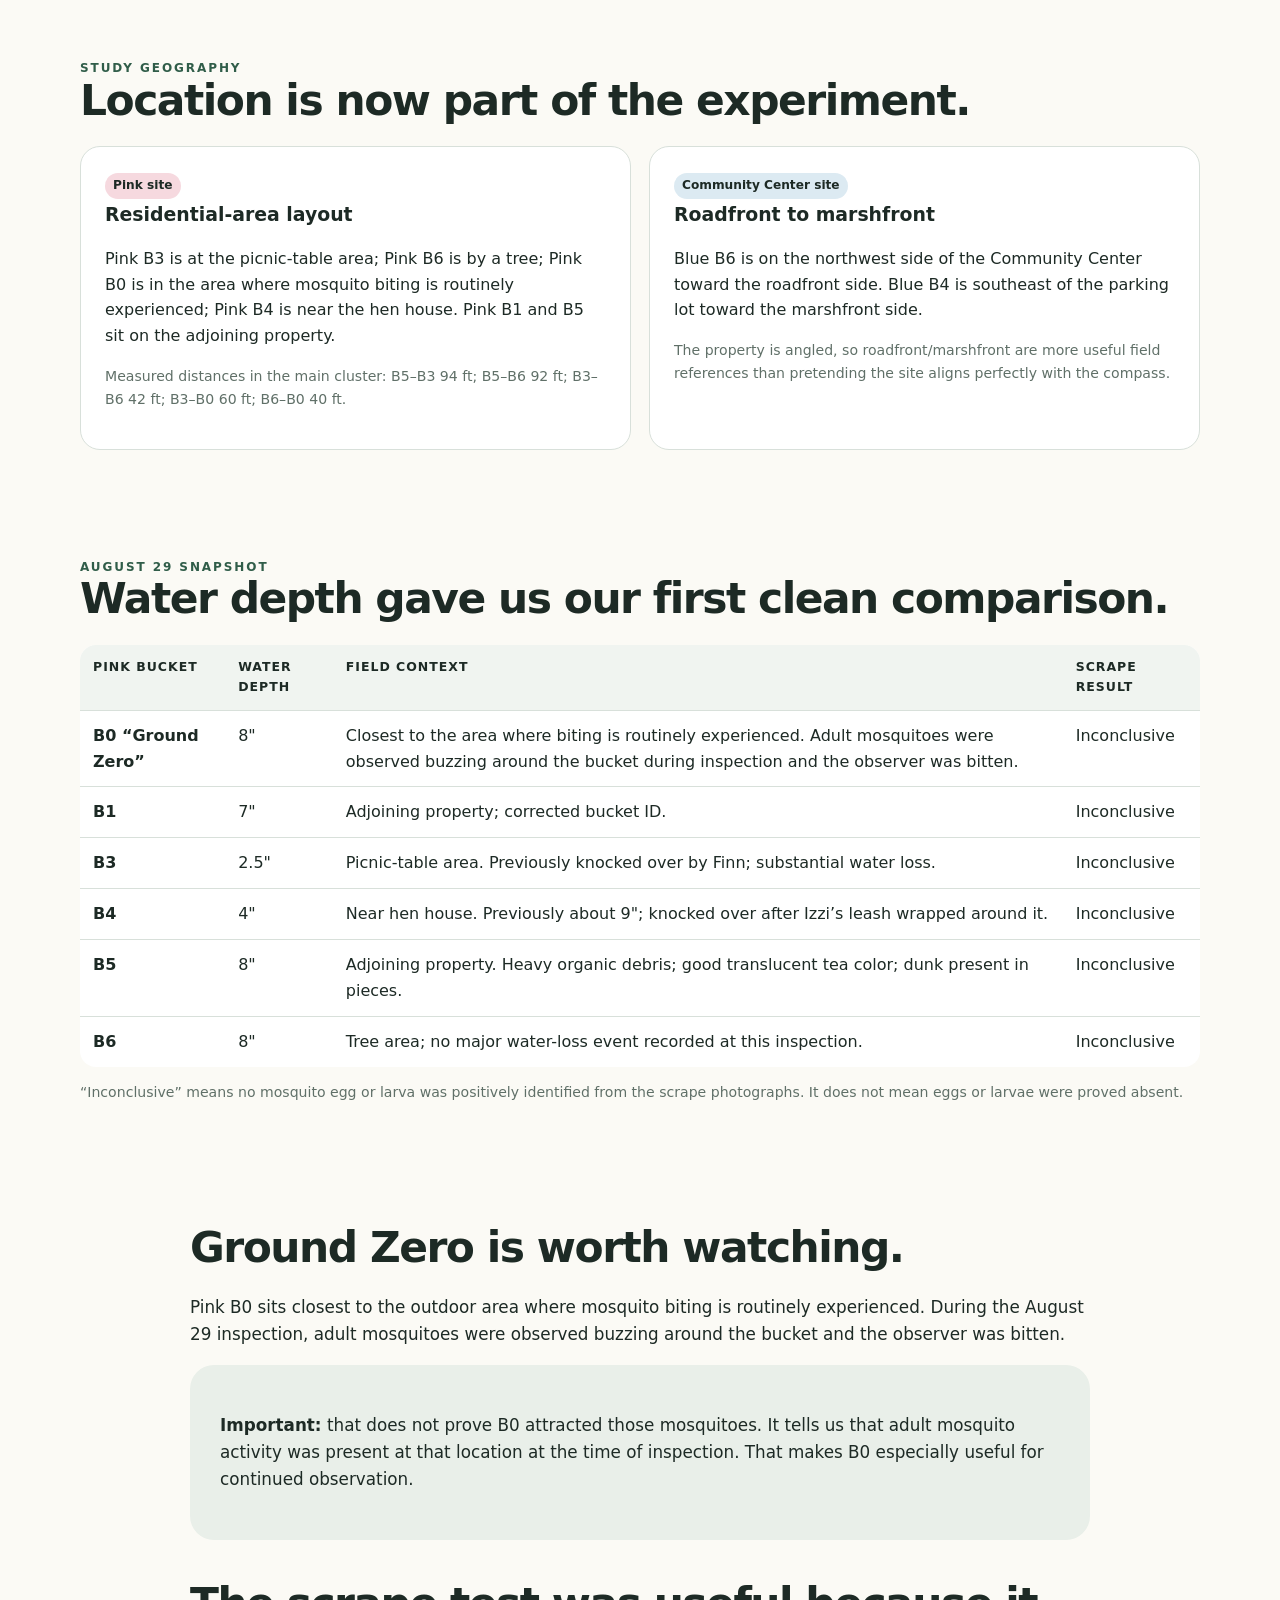
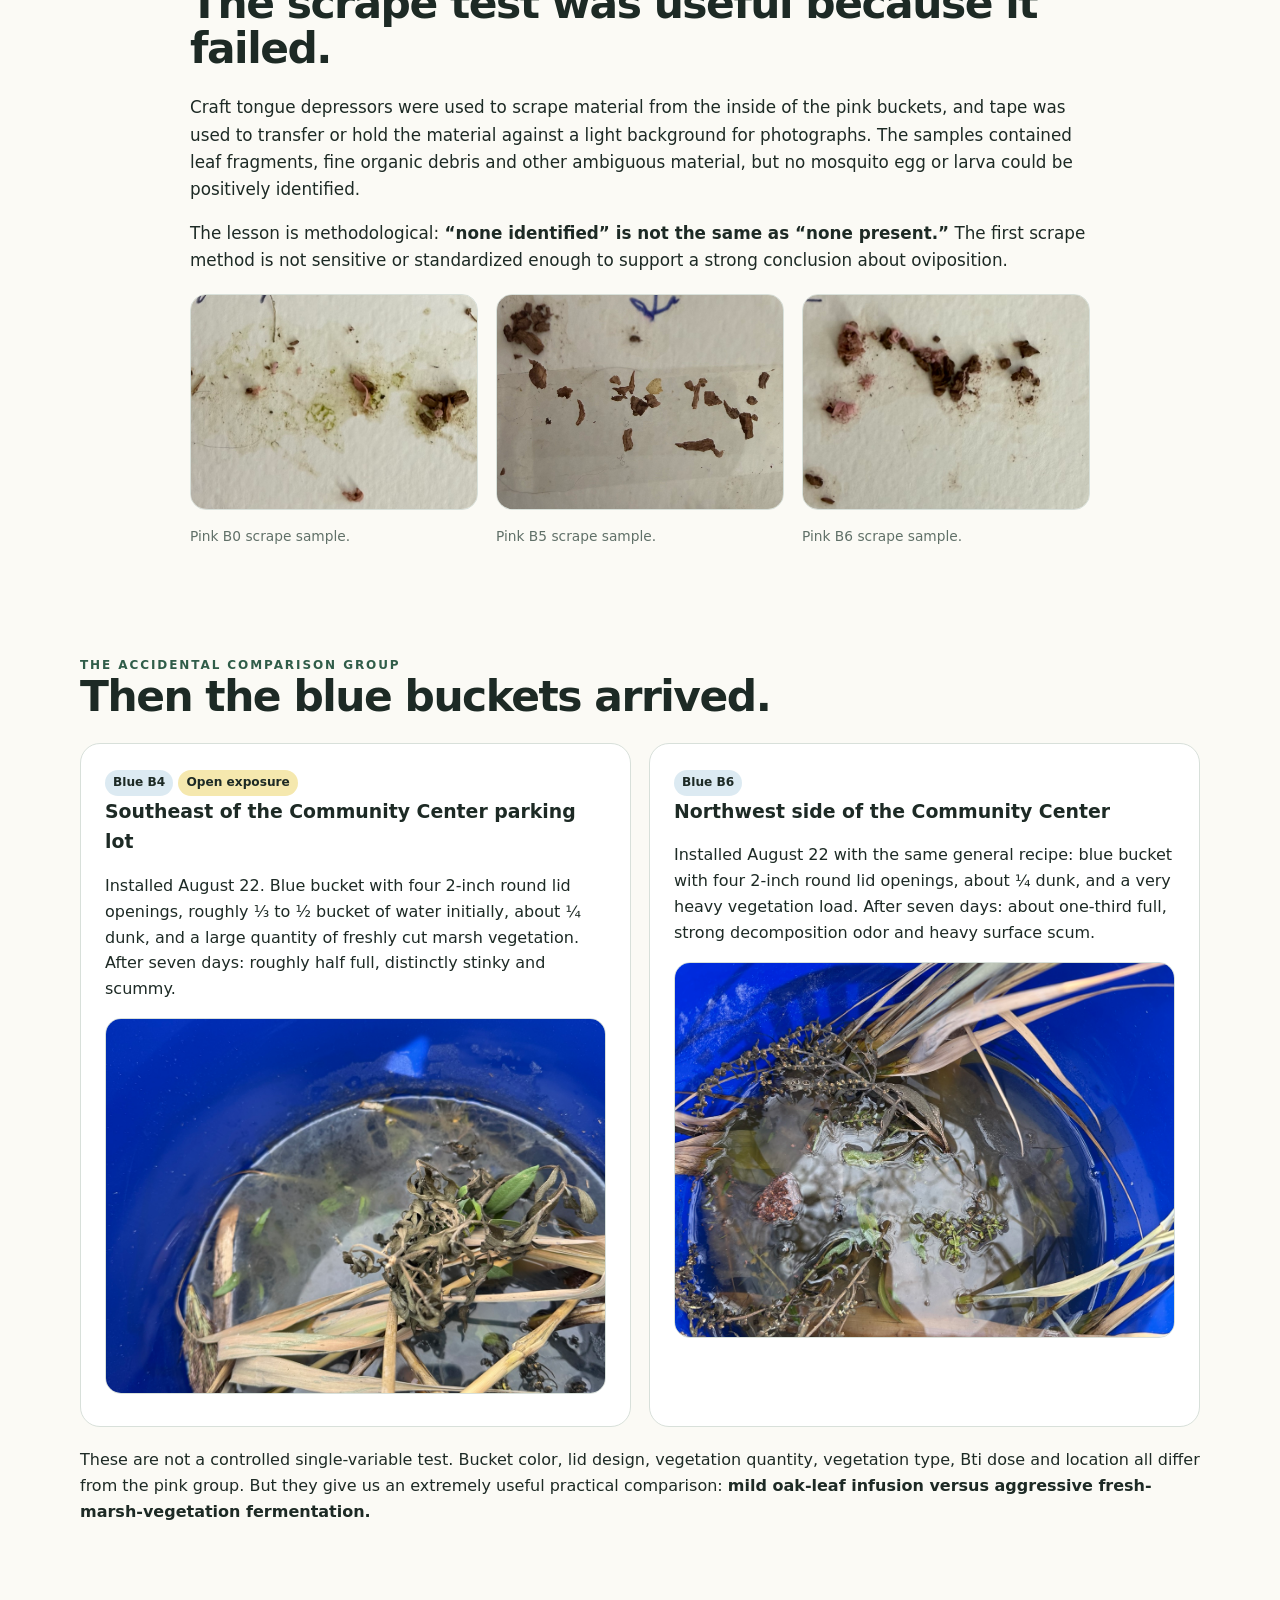
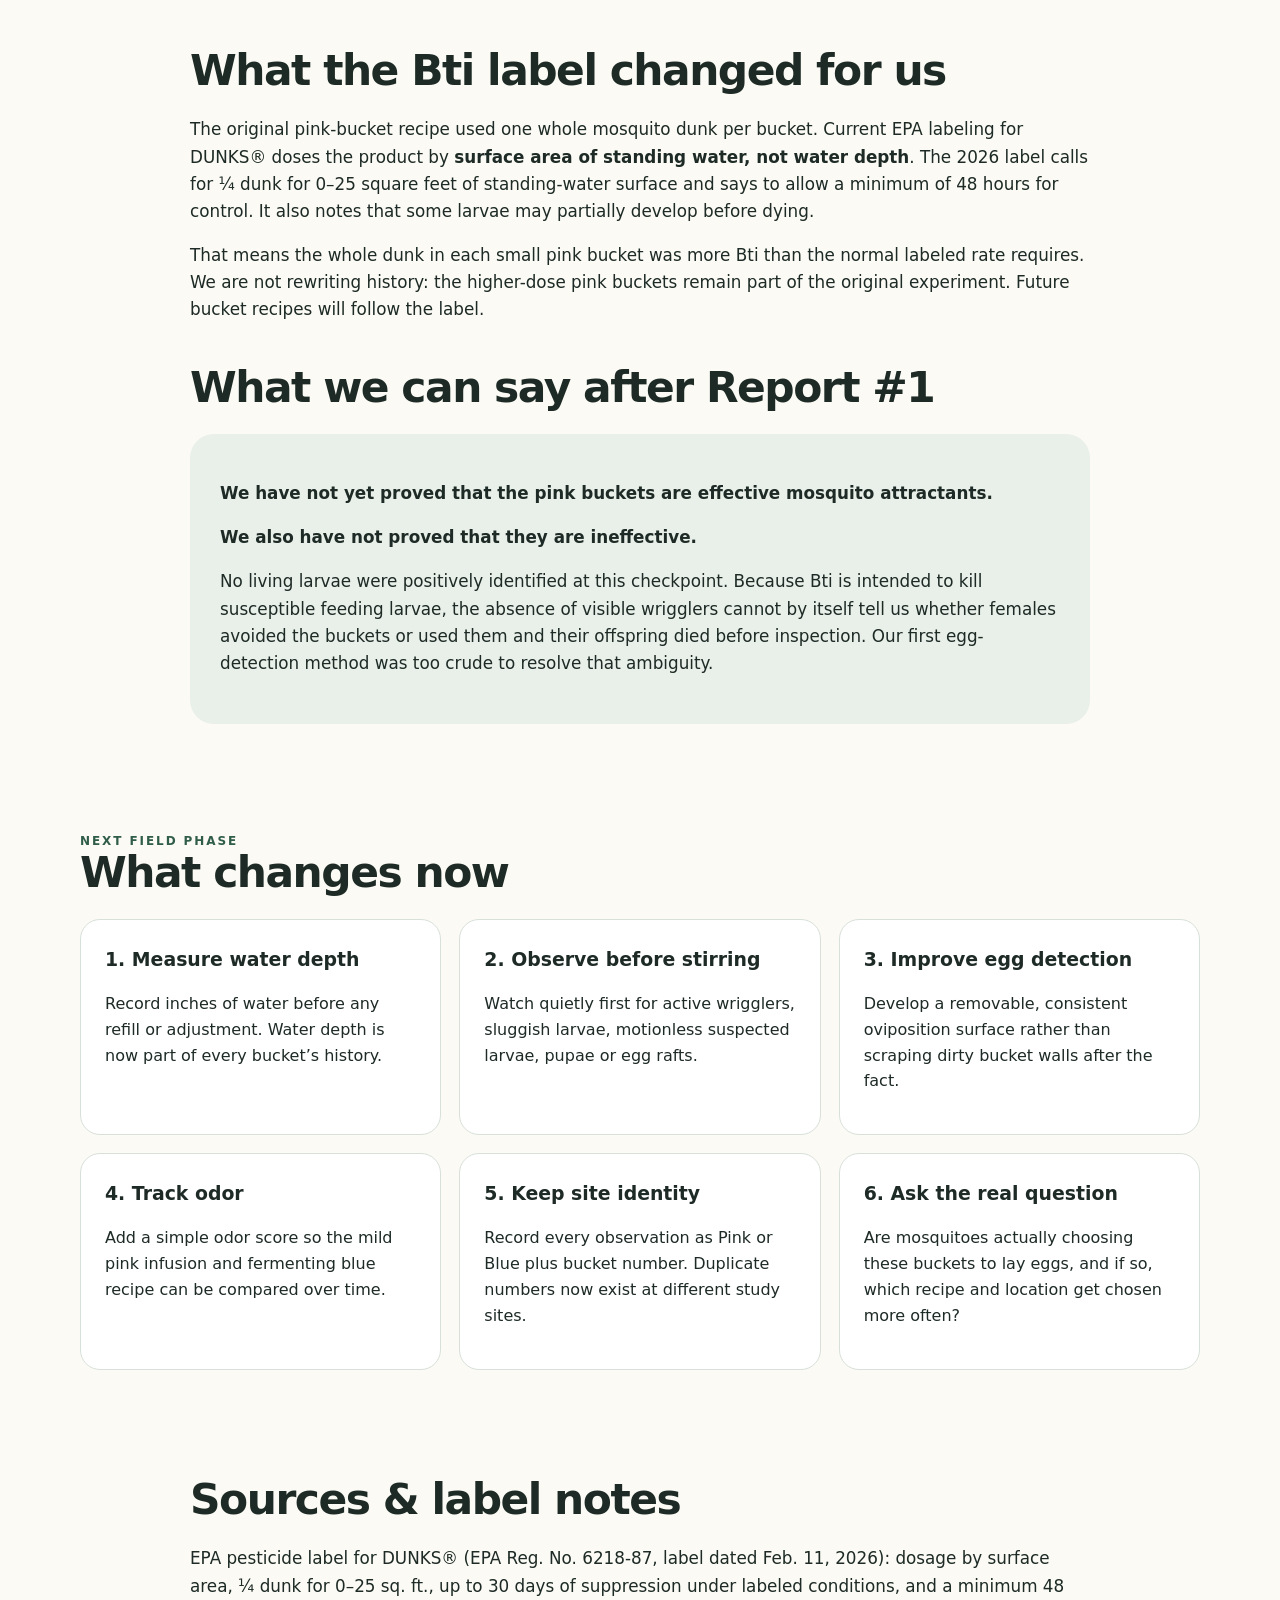
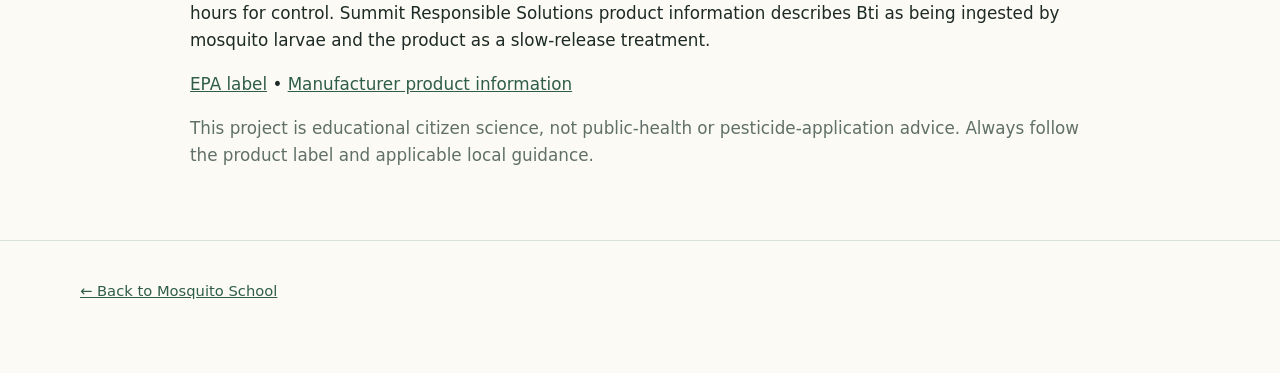
<file: report-1.html>
<!doctype html>
<html lang="en">
<head>
  <meta charset="utf-8">
  <meta name="viewport" content="width=device-width,initial-scale=1">
  <title>Field Report #1 • SGI Backyard Mosquito School</title>
  <meta name="description" content="Initial field report from the SGI Backyard Mosquito School bucket experiment, August 29, 2026.">
  <link rel="stylesheet" href="styles.css">
</head>
<body>
<header>
  <div class="wrap">
    <nav>
      <a class="brand" href="index.html">SGI Backyard Mosquito School</a>
      <div class="navlinks"><a href="index.html">Home</a><a href="#sites">Sites</a><a href="#findings">Findings</a><a href="#next">Next Steps</a></div>
    </nav>
  </div>
</header>

<main>
  <div class="wrap report-head">
    <div class="kicker">Field Report No. 1</div>
    <h1>Three weeks in,<br>the buckets start talking.</h1>
    <p class="report-meta">August 29, 2026 • St. George Island, Maryland</p>
    <p class="lead">The first major inspection checkpoint gave us no slam-dunk answer about mosquito eggs or larvae. It did give us something better: a baseline, two distinct study sites, two dramatically different recipes, and a much clearer idea of what we need to measure next.</p>
  </div>

  <section>
    <div class="wrap report-body">
      <h2>What we set out to do</h2>
      <p>Six pink Bti dunk buckets were installed across two adjoining residential properties on August 7. Each pink bucket has a lid with five 2-inch round openings. The basic idea was simple: create standing water that might appeal to egg-laying mosquitoes, but treat it with <em>Bacillus thuringiensis israelensis</em> (Bti) so feeding mosquito larvae cannot successfully develop into adults.</p>
      <p>The pink buckets began with about three gallons of water, roughly two liberal handfuls of weathered oak leaves, and one whole mosquito dunk. They are Pink B0, B1, B3, B4, B5 and B6. Four sit on one property and two on the neighboring property.</p>
      <div class="note"><p><strong>Correction preserved in the record:</strong> the physical bucket now designated Pink B1 was originally marked “3” and later corrected to “1.” We are keeping both photographs so future readers can see exactly how the numbering confusion happened.</p></div>
      <div class="grid" style="margin-top:20px">
        <figure class="half"><img class="photo" src="assets/bucket-1-corrected.jpg" alt="Pink bucket marked 1"><figcaption>Pink B1 after the number was corrected.</figcaption></figure>
        <figure class="half"><img class="photo" src="assets/bucket-1-old-label.jpg" alt="The same pink bucket when it had an earlier number marking"><figcaption>The same physical bucket in an earlier photograph, before the ID correction.</figcaption></figure>
      </div>
    </div>
  </section>

  <section id="sites">
    <div class="wrap">
      <div class="kicker">Study geography</div>
      <h2>Location is now part of the experiment.</h2>
      <div class="grid">
        <div class="half card">
          <span class="badge pink">Pink site</span>
          <h3>Residential-area layout</h3>
          <p>Pink B3 is at the picnic-table area; Pink B6 is by a tree; Pink B0 is in the area where mosquito biting is routinely experienced; Pink B4 is near the hen house. Pink B1 and B5 sit on the adjoining property.</p>
          <p class="small muted">Measured distances in the main cluster: B5–B3 94 ft; B5–B6 92 ft; B3–B6 42 ft; B3–B0 60 ft; B6–B0 40 ft.</p>
        </div>
        <div class="half card">
          <span class="badge blue">Community Center site</span>
          <h3>Roadfront to marshfront</h3>
          <p>Blue B6 is on the northwest side of the Community Center toward the roadfront side. Blue B4 is southeast of the parking lot toward the marshfront side.</p>
          <p class="small muted">The property is angled, so roadfront/marshfront are more useful field references than pretending the site aligns perfectly with the compass.</p>
        </div>
      </div>
    </div>
  </section>

  <section id="findings">
    <div class="wrap">
      <div class="kicker">August 29 snapshot</div>
      <h2>Water depth gave us our first clean comparison.</h2>
      <div style="overflow-x:auto">
        <table>
          <thead><tr><th>Pink bucket</th><th>Water depth</th><th>Field context</th><th>Scrape result</th></tr></thead>
          <tbody>
            <tr><td><strong>B0 “Ground Zero”</strong></td><td>8"</td><td>Closest to the area where biting is routinely experienced. Adult mosquitoes were observed buzzing around the bucket during inspection and the observer was bitten.</td><td>Inconclusive</td></tr>
            <tr><td><strong>B1</strong></td><td>7"</td><td>Adjoining property; corrected bucket ID.</td><td>Inconclusive</td></tr>
            <tr><td><strong>B3</strong></td><td>2.5"</td><td>Picnic-table area. Previously knocked over by Finn; substantial water loss.</td><td>Inconclusive</td></tr>
            <tr><td><strong>B4</strong></td><td>4"</td><td>Near hen house. Previously about 9"; knocked over after Izzi’s leash wrapped around it.</td><td>Inconclusive</td></tr>
            <tr><td><strong>B5</strong></td><td>8"</td><td>Adjoining property. Heavy organic debris; good translucent tea color; dunk present in pieces.</td><td>Inconclusive</td></tr>
            <tr><td><strong>B6</strong></td><td>8"</td><td>Tree area; no major water-loss event recorded at this inspection.</td><td>Inconclusive</td></tr>
          </tbody>
        </table>
      </div>
      <p class="muted small">“Inconclusive” means no mosquito egg or larva was positively identified from the scrape photographs. It does not mean eggs or larvae were proved absent.</p>
    </div>
  </section>

  <section>
    <div class="wrap report-body">
      <h2>Ground Zero is worth watching.</h2>
      <p>Pink B0 sits closest to the outdoor area where mosquito biting is routinely experienced. During the August 29 inspection, adult mosquitoes were observed buzzing around the bucket and the observer was bitten.</p>
      <div class="callout"><p><strong>Important:</strong> that does not prove B0 attracted those mosquitoes. It tells us that adult mosquito activity was present at that location at the time of inspection. That makes B0 especially useful for continued observation.</p></div>

      <h2 style="margin-top:42px">The scrape test was useful because it failed.</h2>
      <p>Craft tongue depressors were used to scrape material from the inside of the pink buckets, and tape was used to transfer or hold the material against a light background for photographs. The samples contained leaf fragments, fine organic debris and other ambiguous material, but no mosquito egg or larva could be positively identified.</p>
      <p>The lesson is methodological: <strong>“none identified” is not the same as “none present.”</strong> The first scrape method is not sensitive or standardized enough to support a strong conclusion about oviposition.</p>

      <div class="grid" style="margin-top:20px">
        <figure class="third"><img class="photo" src="assets/bucket-0-scrape.jpg" alt="Scrape sample from Pink B0"><figcaption>Pink B0 scrape sample.</figcaption></figure>
        <figure class="third"><img class="photo" src="assets/bucket-5-scrape.jpg" alt="Scrape sample from Pink B5"><figcaption>Pink B5 scrape sample.</figcaption></figure>
        <figure class="third"><img class="photo" src="assets/bucket-6-scrape.jpg" alt="Scrape sample from Pink B6"><figcaption>Pink B6 scrape sample.</figcaption></figure>
      </div>
    </div>
  </section>

  <section>
    <div class="wrap">
      <div class="kicker">The accidental comparison group</div>
      <h2>Then the blue buckets arrived.</h2>
      <div class="grid">
        <div class="half card">
          <span class="badge blue">Blue B4</span> <span class="badge sun">Open exposure</span>
          <h3>Southeast of the Community Center parking lot</h3>
          <p>Installed August 22. Blue bucket with four 2-inch round lid openings, roughly ⅓ to ½ bucket of water initially, about ¼ dunk, and a large quantity of freshly cut marsh vegetation. After seven days: roughly half full, distinctly stinky and scummy.</p>
          <img class="photo" src="assets/bucket-4b-open.jpg" alt="Open Blue B4 showing scummy vegetation-rich water">
        </div>
        <div class="half card">
          <span class="badge blue">Blue B6</span>
          <h3>Northwest side of the Community Center</h3>
          <p>Installed August 22 with the same general recipe: blue bucket with four 2-inch round lid openings, about ¼ dunk, and a very heavy vegetation load. After seven days: about one-third full, strong decomposition odor and heavy surface scum.</p>
          <img class="photo" src="assets/bucket-6b-open.jpg" alt="Open Blue B6 showing vegetation-rich water">
        </div>
      </div>
      <p style="margin-top:20px">These are not a controlled single-variable test. Bucket color, lid design, vegetation quantity, vegetation type, Bti dose and location all differ from the pink group. But they give us an extremely useful practical comparison: <strong>mild oak-leaf infusion versus aggressive fresh-marsh-vegetation fermentation.</strong></p>
    </div>
  </section>

  <section>
    <div class="wrap report-body">
      <h2>What the Bti label changed for us</h2>
      <p>The original pink-bucket recipe used one whole mosquito dunk per bucket. Current EPA labeling for DUNKS® doses the product by <strong>surface area of standing water, not water depth</strong>. The 2026 label calls for ¼ dunk for 0–25 square feet of standing-water surface and says to allow a minimum of 48 hours for control. It also notes that some larvae may partially develop before dying.</p>
      <p>That means the whole dunk in each small pink bucket was more Bti than the normal labeled rate requires. We are not rewriting history: the higher-dose pink buckets remain part of the original experiment. Future bucket recipes will follow the label.</p>

      <h2 style="margin-top:42px">What we can say after Report #1</h2>
      <div class="callout">
        <p><strong>We have not yet proved that the pink buckets are effective mosquito attractants.</strong></p>
        <p><strong>We also have not proved that they are ineffective.</strong></p>
        <p>No living larvae were positively identified at this checkpoint. Because Bti is intended to kill susceptible feeding larvae, the absence of visible wrigglers cannot by itself tell us whether females avoided the buckets or used them and their offspring died before inspection. Our first egg-detection method was too crude to resolve that ambiguity.</p>
      </div>
    </div>
  </section>

  <section id="next">
    <div class="wrap">
      <div class="kicker">Next field phase</div>
      <h2>What changes now</h2>
      <div class="grid">
        <div class="third card"><h3>1. Measure water depth</h3><p>Record inches of water before any refill or adjustment. Water depth is now part of every bucket’s history.</p></div>
        <div class="third card"><h3>2. Observe before stirring</h3><p>Watch quietly first for active wrigglers, sluggish larvae, motionless suspected larvae, pupae or egg rafts.</p></div>
        <div class="third card"><h3>3. Improve egg detection</h3><p>Develop a removable, consistent oviposition surface rather than scraping dirty bucket walls after the fact.</p></div>
        <div class="third card"><h3>4. Track odor</h3><p>Add a simple odor score so the mild pink infusion and fermenting blue recipe can be compared over time.</p></div>
        <div class="third card"><h3>5. Keep site identity</h3><p>Record every observation as Pink or Blue plus bucket number. Duplicate numbers now exist at different study sites.</p></div>
        <div class="third card"><h3>6. Ask the real question</h3><p>Are mosquitoes actually choosing these buckets to lay eggs, and if so, which recipe and location get chosen more often?</p></div>
      </div>
    </div>
  </section>

  <section>
    <div class="wrap report-body">
      <h2>Sources & label notes</h2>
      <p class="small">EPA pesticide label for DUNKS® (EPA Reg. No. 6218-87, label dated Feb. 11, 2026): dosage by surface area, ¼ dunk for 0–25 sq. ft., up to 30 days of suppression under labeled conditions, and a minimum 48 hours for control. Summit Responsible Solutions product information describes Bti as being ingested by mosquito larvae and the product as a slow-release treatment.</p>
      <p class="small"><a href="https://www3.epa.gov/pesticides/chem_search/ppls/006218-00087-20260211.pdf">EPA label</a> • <a href="https://summitchemical.com/products/mosquito-dunks/">Manufacturer product information</a></p>
      <p class="small muted">This project is educational citizen science, not public-health or pesticide-application advice. Always follow the product label and applicable local guidance.</p>
    </div>
  </section>
</main>

<footer>
  <div class="wrap"><a href="index.html">← Back to Mosquito School</a></div>
</footer>
</body>
</html>
</file>
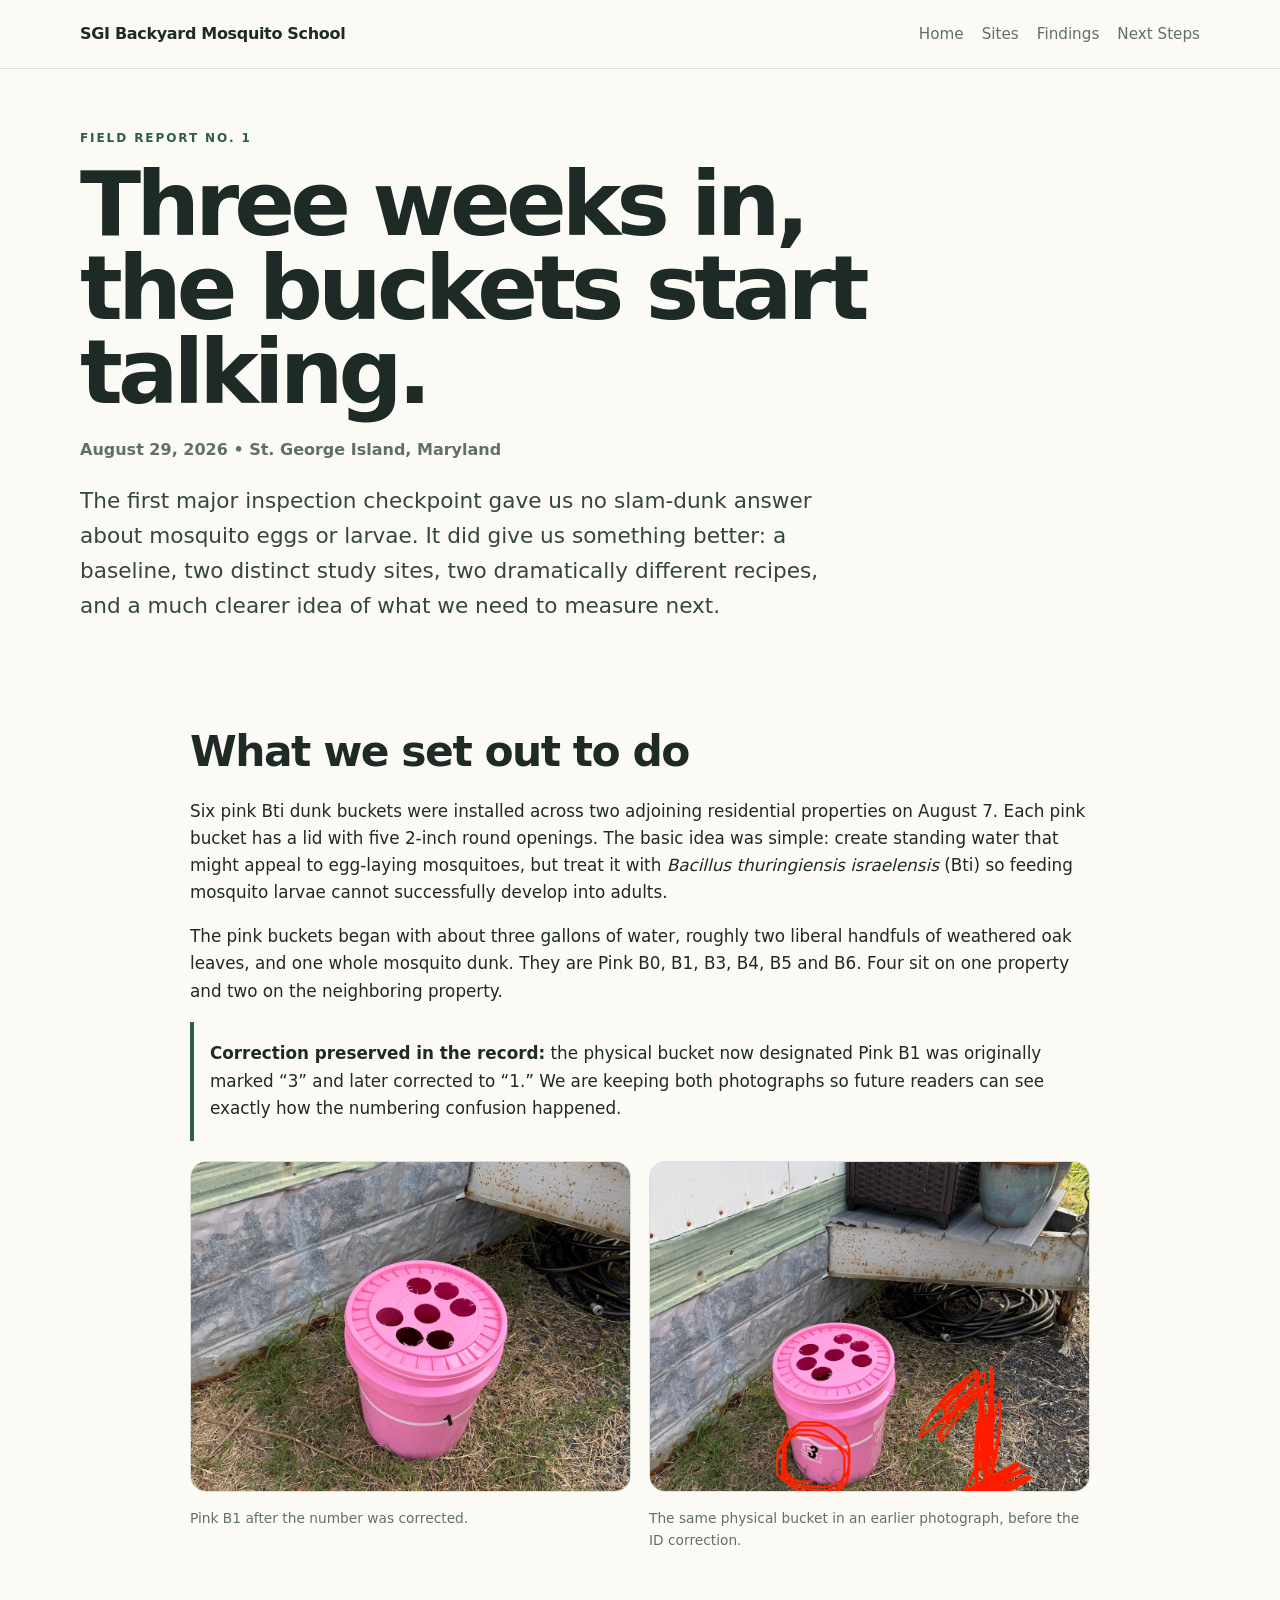
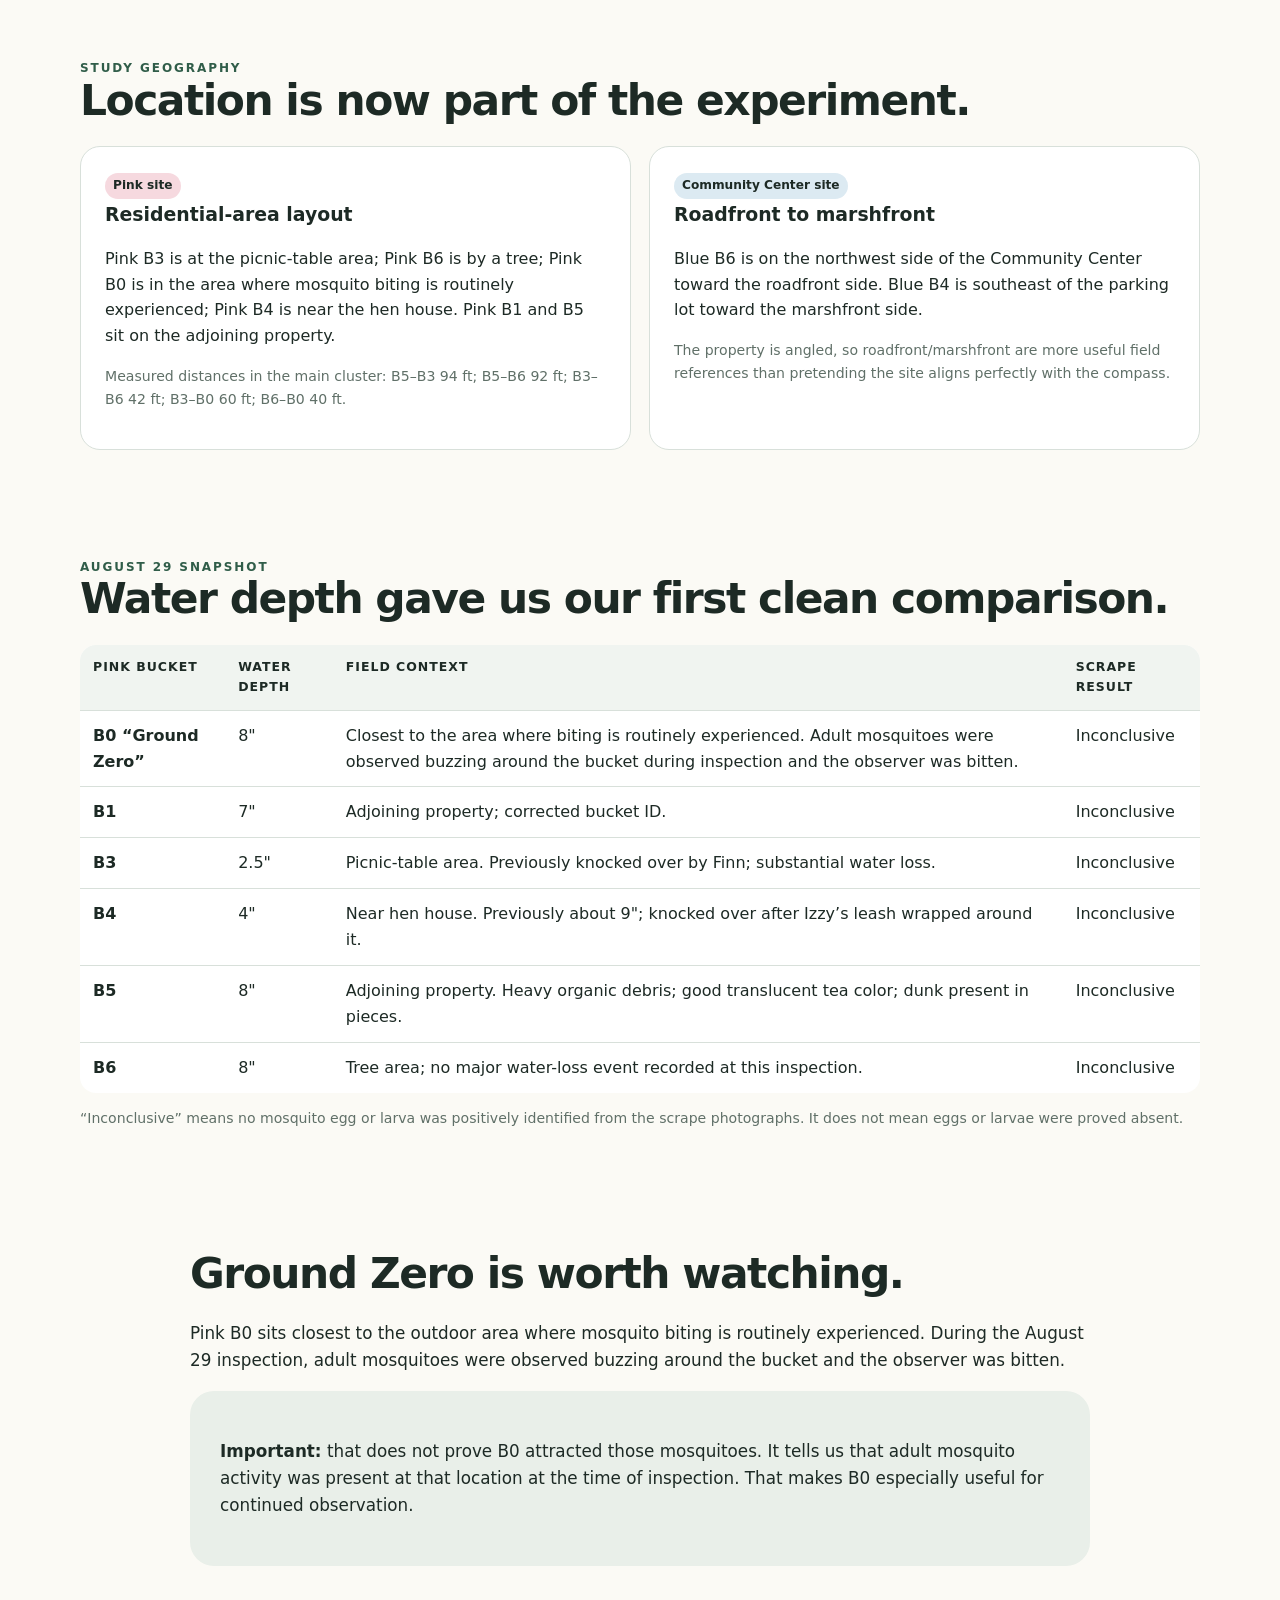
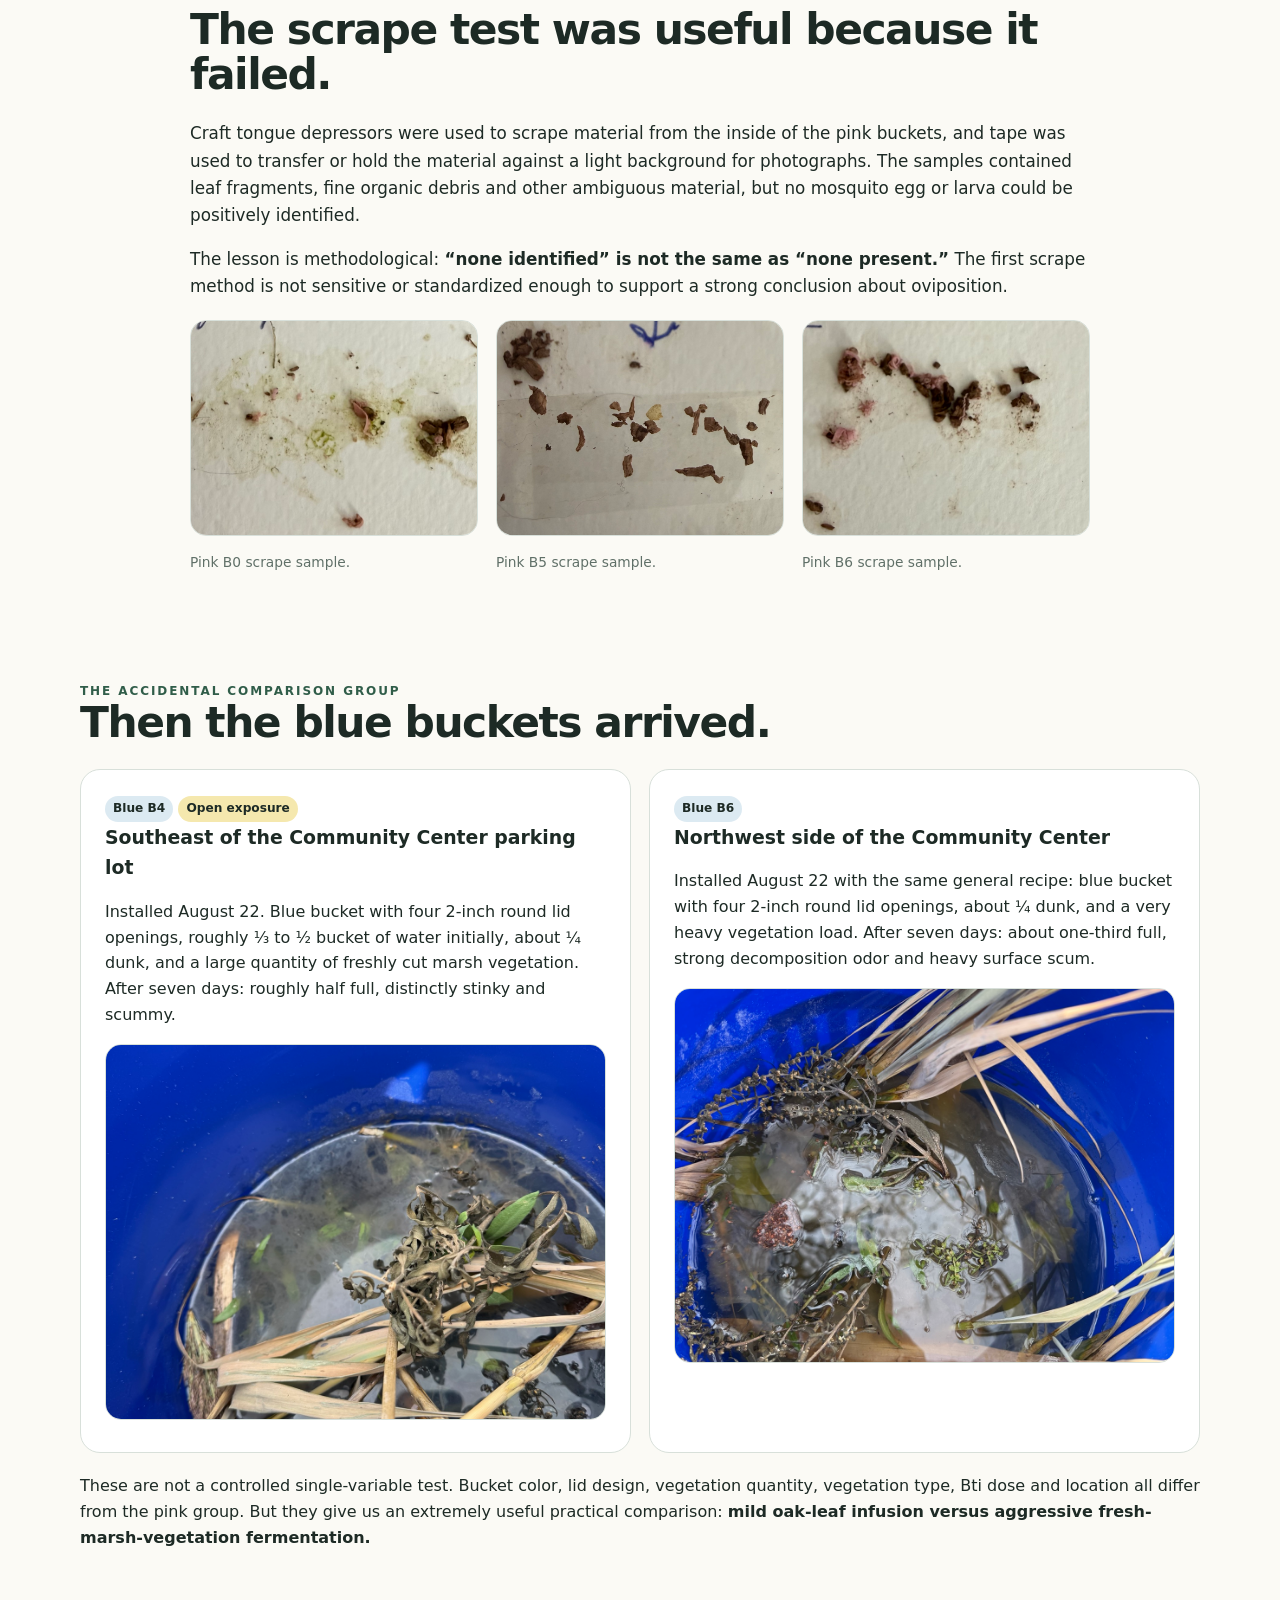
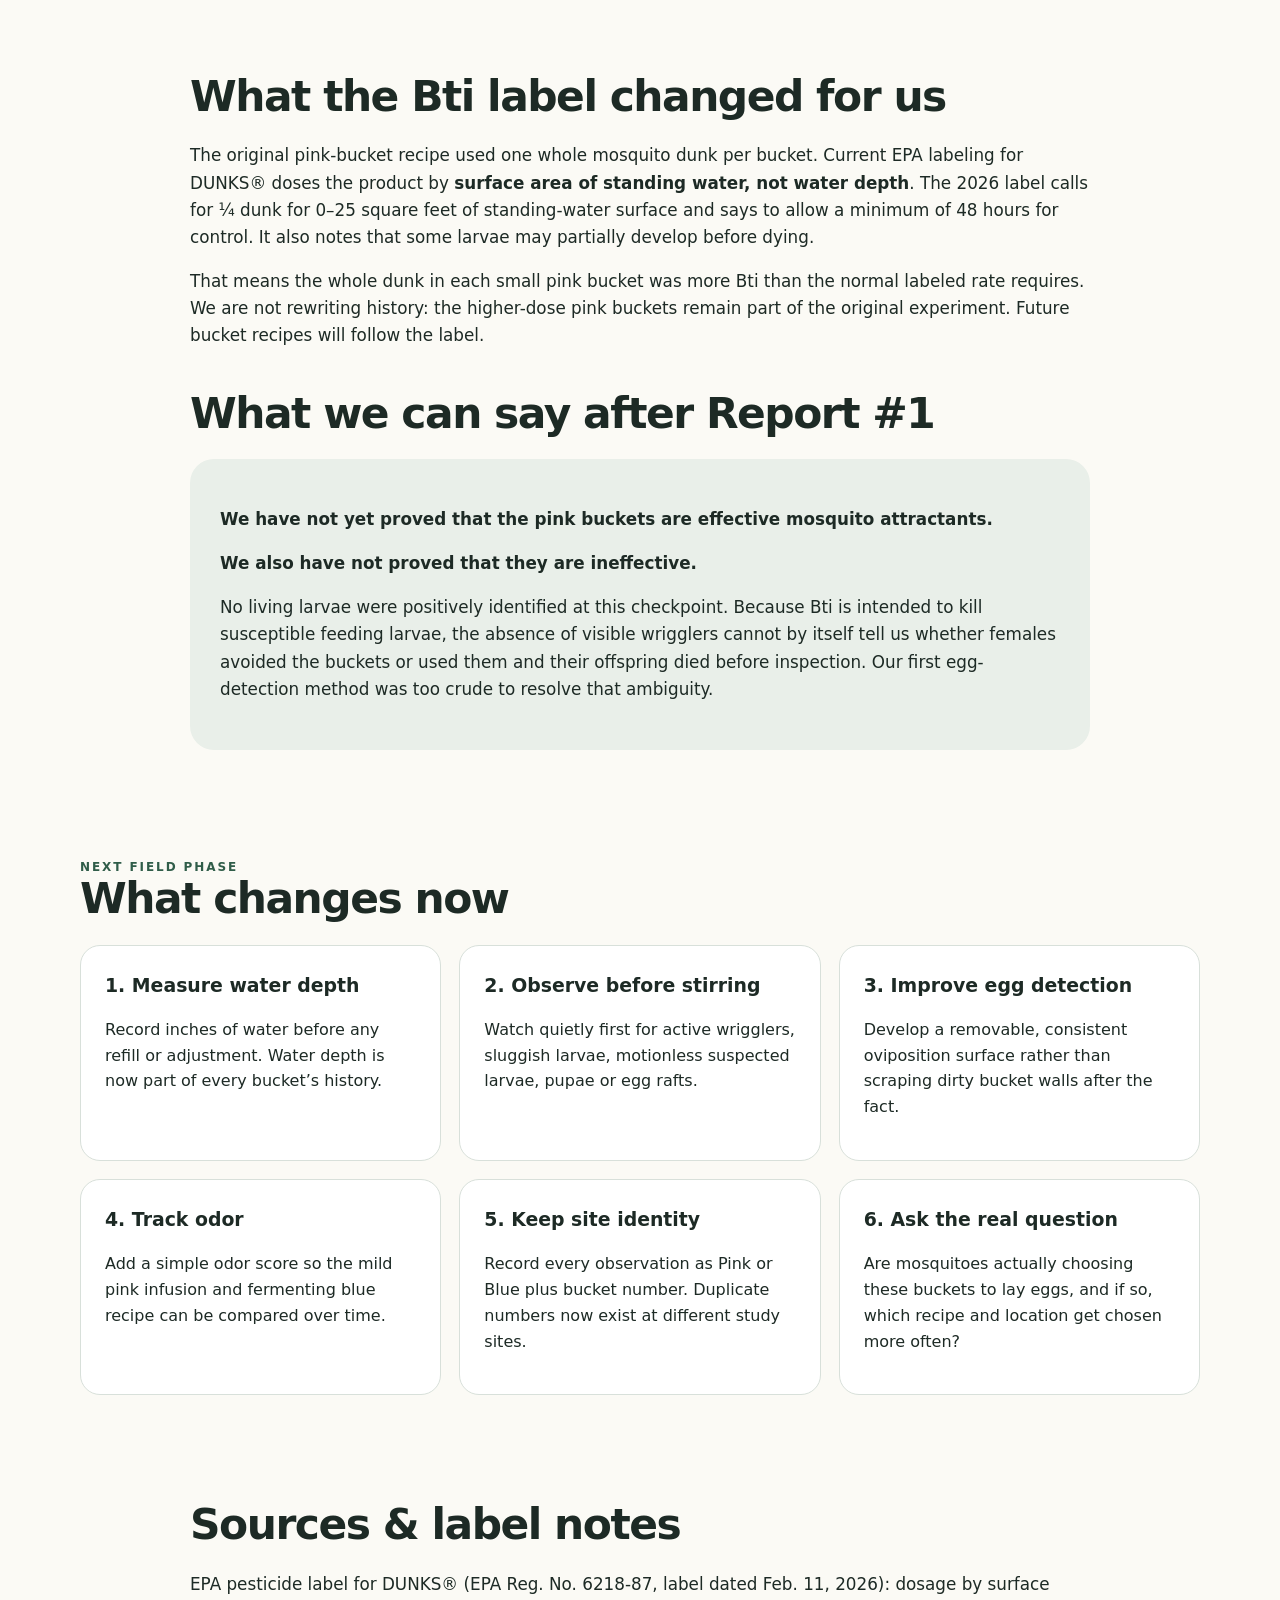
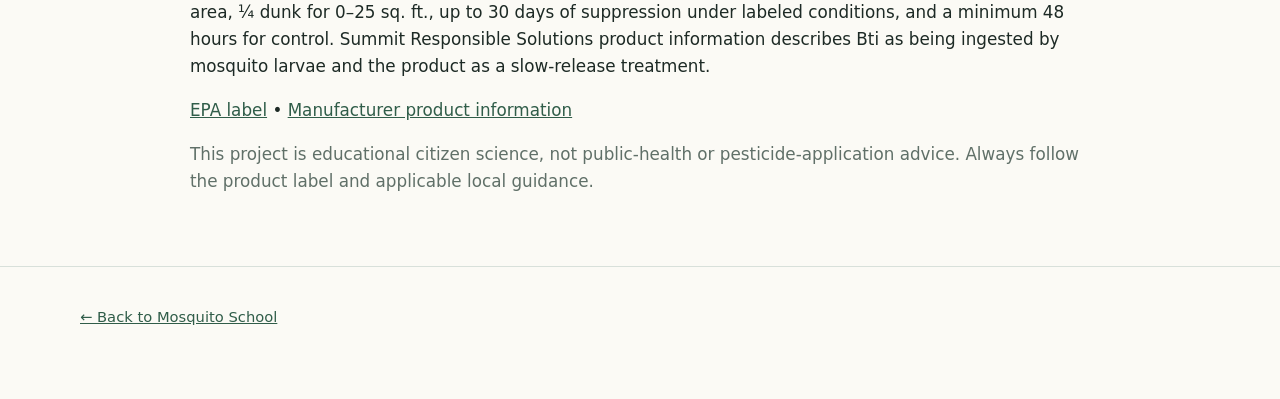
<file: sgi-mosquito-school-full-updated/report-1.html>
<!doctype html>
<html lang="en">
<head>
  <meta charset="utf-8">
  <meta name="viewport" content="width=device-width,initial-scale=1">
  <title>Field Report #1 • SGI Backyard Mosquito School</title>
  <meta name="description" content="Initial field report from the SGI Backyard Mosquito School bucket experiment, August 29, 2026.">
  <link rel="stylesheet" href="styles.css">
</head>
<body>
<header>
  <div class="wrap">
    <nav>
      <a class="brand" href="index.html">SGI Backyard Mosquito School</a>
      <div class="navlinks"><a href="index.html">Home</a><a href="#sites">Sites</a><a href="#findings">Findings</a><a href="#next">Next Steps</a></div>
    </nav>
  </div>
</header>

<main>
  <div class="wrap report-head">
    <div class="kicker">Field Report No. 1</div>
    <h1>Three weeks in,<br>the buckets start talking.</h1>
    <p class="report-meta">August 29, 2026 • St. George Island, Maryland</p>
    <p class="lead">The first major inspection checkpoint gave us no slam-dunk answer about mosquito eggs or larvae. It did give us something better: a baseline, two distinct study sites, two dramatically different recipes, and a much clearer idea of what we need to measure next.</p>
  </div>

  <section>
    <div class="wrap report-body">
      <h2>What we set out to do</h2>
      <p>Six pink Bti dunk buckets were installed across two adjoining residential properties on August 7. Each pink bucket has a lid with five 2-inch round openings. The basic idea was simple: create standing water that might appeal to egg-laying mosquitoes, but treat it with <em>Bacillus thuringiensis israelensis</em> (Bti) so feeding mosquito larvae cannot successfully develop into adults.</p>
      <p>The pink buckets began with about three gallons of water, roughly two liberal handfuls of weathered oak leaves, and one whole mosquito dunk. They are Pink B0, B1, B3, B4, B5 and B6. Four sit on one property and two on the neighboring property.</p>
      <div class="note"><p><strong>Correction preserved in the record:</strong> the physical bucket now designated Pink B1 was originally marked “3” and later corrected to “1.” We are keeping both photographs so future readers can see exactly how the numbering confusion happened.</p></div>
      <div class="grid" style="margin-top:20px">
        <figure class="half"><img class="photo" src="assets/bucket-1-corrected.jpg" alt="Pink bucket marked 1"><figcaption>Pink B1 after the number was corrected.</figcaption></figure>
        <figure class="half"><img class="photo" src="assets/bucket-1-old-label.jpg" alt="The same pink bucket when it had an earlier number marking"><figcaption>The same physical bucket in an earlier photograph, before the ID correction.</figcaption></figure>
      </div>
    </div>
  </section>

  <section id="sites">
    <div class="wrap">
      <div class="kicker">Study geography</div>
      <h2>Location is now part of the experiment.</h2>
      <div class="grid">
        <div class="half card">
          <span class="badge pink">Pink site</span>
          <h3>Residential-area layout</h3>
          <p>Pink B3 is at the picnic-table area; Pink B6 is by a tree; Pink B0 is in the area where mosquito biting is routinely experienced; Pink B4 is near the hen house. Pink B1 and B5 sit on the adjoining property.</p>
          <p class="small muted">Measured distances in the main cluster: B5–B3 94 ft; B5–B6 92 ft; B3–B6 42 ft; B3–B0 60 ft; B6–B0 40 ft.</p>
        </div>
        <div class="half card">
          <span class="badge blue">Community Center site</span>
          <h3>Roadfront to marshfront</h3>
          <p>Blue B6 is on the northwest side of the Community Center toward the roadfront side. Blue B4 is southeast of the parking lot toward the marshfront side.</p>
          <p class="small muted">The property is angled, so roadfront/marshfront are more useful field references than pretending the site aligns perfectly with the compass.</p>
        </div>
      </div>
    </div>
  </section>

  <section id="findings">
    <div class="wrap">
      <div class="kicker">August 29 snapshot</div>
      <h2>Water depth gave us our first clean comparison.</h2>
      <div style="overflow-x:auto">
        <table>
          <thead><tr><th>Pink bucket</th><th>Water depth</th><th>Field context</th><th>Scrape result</th></tr></thead>
          <tbody>
            <tr><td><strong>B0 “Ground Zero”</strong></td><td>8"</td><td>Closest to the area where biting is routinely experienced. Adult mosquitoes were observed buzzing around the bucket during inspection and the observer was bitten.</td><td>Inconclusive</td></tr>
            <tr><td><strong>B1</strong></td><td>7"</td><td>Adjoining property; corrected bucket ID.</td><td>Inconclusive</td></tr>
            <tr><td><strong>B3</strong></td><td>2.5"</td><td>Picnic-table area. Previously knocked over by Finn; substantial water loss.</td><td>Inconclusive</td></tr>
            <tr><td><strong>B4</strong></td><td>4"</td><td>Near hen house. Previously about 9"; knocked over after Izzy’s leash wrapped around it.</td><td>Inconclusive</td></tr>
            <tr><td><strong>B5</strong></td><td>8"</td><td>Adjoining property. Heavy organic debris; good translucent tea color; dunk present in pieces.</td><td>Inconclusive</td></tr>
            <tr><td><strong>B6</strong></td><td>8"</td><td>Tree area; no major water-loss event recorded at this inspection.</td><td>Inconclusive</td></tr>
          </tbody>
        </table>
      </div>
      <p class="muted small">“Inconclusive” means no mosquito egg or larva was positively identified from the scrape photographs. It does not mean eggs or larvae were proved absent.</p>
    </div>
  </section>

  <section>
    <div class="wrap report-body">
      <h2>Ground Zero is worth watching.</h2>
      <p>Pink B0 sits closest to the outdoor area where mosquito biting is routinely experienced. During the August 29 inspection, adult mosquitoes were observed buzzing around the bucket and the observer was bitten.</p>
      <div class="callout"><p><strong>Important:</strong> that does not prove B0 attracted those mosquitoes. It tells us that adult mosquito activity was present at that location at the time of inspection. That makes B0 especially useful for continued observation.</p></div>

      <h2 style="margin-top:42px">The scrape test was useful because it failed.</h2>
      <p>Craft tongue depressors were used to scrape material from the inside of the pink buckets, and tape was used to transfer or hold the material against a light background for photographs. The samples contained leaf fragments, fine organic debris and other ambiguous material, but no mosquito egg or larva could be positively identified.</p>
      <p>The lesson is methodological: <strong>“none identified” is not the same as “none present.”</strong> The first scrape method is not sensitive or standardized enough to support a strong conclusion about oviposition.</p>

      <div class="grid" style="margin-top:20px">
        <figure class="third"><img class="photo" src="assets/bucket-0-scrape.jpg" alt="Scrape sample from Pink B0"><figcaption>Pink B0 scrape sample.</figcaption></figure>
        <figure class="third"><img class="photo" src="assets/bucket-5-scrape.jpg" alt="Scrape sample from Pink B5"><figcaption>Pink B5 scrape sample.</figcaption></figure>
        <figure class="third"><img class="photo" src="assets/bucket-6-scrape.jpg" alt="Scrape sample from Pink B6"><figcaption>Pink B6 scrape sample.</figcaption></figure>
      </div>
    </div>
  </section>

  <section>
    <div class="wrap">
      <div class="kicker">The accidental comparison group</div>
      <h2>Then the blue buckets arrived.</h2>
      <div class="grid">
        <div class="half card">
          <span class="badge blue">Blue B4</span> <span class="badge sun">Open exposure</span>
          <h3>Southeast of the Community Center parking lot</h3>
          <p>Installed August 22. Blue bucket with four 2-inch round lid openings, roughly ⅓ to ½ bucket of water initially, about ¼ dunk, and a large quantity of freshly cut marsh vegetation. After seven days: roughly half full, distinctly stinky and scummy.</p>
          <img class="photo" src="assets/bucket-4b-open.jpg" alt="Open Blue B4 showing scummy vegetation-rich water">
        </div>
        <div class="half card">
          <span class="badge blue">Blue B6</span>
          <h3>Northwest side of the Community Center</h3>
          <p>Installed August 22 with the same general recipe: blue bucket with four 2-inch round lid openings, about ¼ dunk, and a very heavy vegetation load. After seven days: about one-third full, strong decomposition odor and heavy surface scum.</p>
          <img class="photo" src="assets/bucket-6b-open.jpg" alt="Open Blue B6 showing vegetation-rich water">
        </div>
      </div>
      <p style="margin-top:20px">These are not a controlled single-variable test. Bucket color, lid design, vegetation quantity, vegetation type, Bti dose and location all differ from the pink group. But they give us an extremely useful practical comparison: <strong>mild oak-leaf infusion versus aggressive fresh-marsh-vegetation fermentation.</strong></p>
    </div>
  </section>

  <section>
    <div class="wrap report-body">
      <h2>What the Bti label changed for us</h2>
      <p>The original pink-bucket recipe used one whole mosquito dunk per bucket. Current EPA labeling for DUNKS® doses the product by <strong>surface area of standing water, not water depth</strong>. The 2026 label calls for ¼ dunk for 0–25 square feet of standing-water surface and says to allow a minimum of 48 hours for control. It also notes that some larvae may partially develop before dying.</p>
      <p>That means the whole dunk in each small pink bucket was more Bti than the normal labeled rate requires. We are not rewriting history: the higher-dose pink buckets remain part of the original experiment. Future bucket recipes will follow the label.</p>

      <h2 style="margin-top:42px">What we can say after Report #1</h2>
      <div class="callout">
        <p><strong>We have not yet proved that the pink buckets are effective mosquito attractants.</strong></p>
        <p><strong>We also have not proved that they are ineffective.</strong></p>
        <p>No living larvae were positively identified at this checkpoint. Because Bti is intended to kill susceptible feeding larvae, the absence of visible wrigglers cannot by itself tell us whether females avoided the buckets or used them and their offspring died before inspection. Our first egg-detection method was too crude to resolve that ambiguity.</p>
      </div>
    </div>
  </section>

  <section id="next">
    <div class="wrap">
      <div class="kicker">Next field phase</div>
      <h2>What changes now</h2>
      <div class="grid">
        <div class="third card"><h3>1. Measure water depth</h3><p>Record inches of water before any refill or adjustment. Water depth is now part of every bucket’s history.</p></div>
        <div class="third card"><h3>2. Observe before stirring</h3><p>Watch quietly first for active wrigglers, sluggish larvae, motionless suspected larvae, pupae or egg rafts.</p></div>
        <div class="third card"><h3>3. Improve egg detection</h3><p>Develop a removable, consistent oviposition surface rather than scraping dirty bucket walls after the fact.</p></div>
        <div class="third card"><h3>4. Track odor</h3><p>Add a simple odor score so the mild pink infusion and fermenting blue recipe can be compared over time.</p></div>
        <div class="third card"><h3>5. Keep site identity</h3><p>Record every observation as Pink or Blue plus bucket number. Duplicate numbers now exist at different study sites.</p></div>
        <div class="third card"><h3>6. Ask the real question</h3><p>Are mosquitoes actually choosing these buckets to lay eggs, and if so, which recipe and location get chosen more often?</p></div>
      </div>
    </div>
  </section>

  <section>
    <div class="wrap report-body">
      <h2>Sources & label notes</h2>
      <p class="small">EPA pesticide label for DUNKS® (EPA Reg. No. 6218-87, label dated Feb. 11, 2026): dosage by surface area, ¼ dunk for 0–25 sq. ft., up to 30 days of suppression under labeled conditions, and a minimum 48 hours for control. Summit Responsible Solutions product information describes Bti as being ingested by mosquito larvae and the product as a slow-release treatment.</p>
      <p class="small"><a href="https://www3.epa.gov/pesticides/chem_search/ppls/006218-00087-20260211.pdf">EPA label</a> • <a href="https://summitchemical.com/products/mosquito-dunks/">Manufacturer product information</a></p>
      <p class="small muted">This project is educational citizen science, not public-health or pesticide-application advice. Always follow the product label and applicable local guidance.</p>
    </div>
  </section>
</main>

<footer>
  <div class="wrap"><a href="index.html">← Back to Mosquito School</a></div>
</footer>
</body>
</html>
</file>
<file: styles.css>
:root{
  --ink:#1d2a25;
  --muted:#607068;
  --paper:#fbfaf5;
  --card:#ffffff;
  --green:#305d49;
  --soft:#e9efe9;
  --line:#d8e0da;
  --pink:#f6d9df;
  --blue:#dceaf2;
  --sun:#f5e8ae;
}
*{box-sizing:border-box}
html{scroll-behavior:smooth}
body{
  margin:0;
  font-family:ui-sans-serif,system-ui,-apple-system,BlinkMacSystemFont,"Segoe UI",sans-serif;
  color:var(--ink);
  background:var(--paper);
  line-height:1.62;
}
a{color:var(--green)}
.wrap{width:min(1120px,calc(100% - 36px));margin:auto}
header{
  border-bottom:1px solid var(--line);
  background:rgba(251,250,245,.95);
  position:sticky;top:0;z-index:5;
  backdrop-filter:blur(8px);
}
nav{display:flex;align-items:center;justify-content:space-between;min-height:68px;gap:20px}
.brand{font-weight:850;letter-spacing:-.02em;text-decoration:none;color:var(--ink)}
.navlinks{display:flex;gap:18px;flex-wrap:wrap;font-size:.95rem}
.navlinks a{text-decoration:none;color:var(--muted)}
.hero{padding:72px 0 50px}
.kicker{text-transform:uppercase;letter-spacing:.16em;font-size:.75rem;font-weight:800;color:var(--green)}
h1{font-size:clamp(2.6rem,7vw,5.8rem);line-height:.94;letter-spacing:-.055em;margin:.15em 0 .25em}
h2{font-size:clamp(1.7rem,4vw,2.65rem);line-height:1.05;letter-spacing:-.035em;margin:0 0 .55em}
h3{font-size:1.18rem;margin:0 0 .35em}
.lead{font-size:clamp(1.05rem,2.2vw,1.35rem);max-width:780px;color:#34463e}
.tagline{font-weight:750}
.pillrow{display:flex;gap:8px;flex-wrap:wrap;margin-top:24px}
.pill{border:1px solid var(--line);border-radius:999px;padding:7px 11px;background:#fff;font-size:.88rem}
section{padding:54px 0}
.grid{display:grid;grid-template-columns:repeat(12,1fr);gap:18px}
.card{background:var(--card);border:1px solid var(--line);border-radius:20px;padding:24px}
.third{grid-column:span 4}.half{grid-column:span 6}.full{grid-column:1/-1}
.big-number{font-size:2.5rem;font-weight:900;letter-spacing:-.05em}
.muted{color:var(--muted)}
.callout{background:var(--soft);border-radius:24px;padding:30px}
.photo{
  width:100%;aspect-ratio:4/3;object-fit:cover;border-radius:16px;border:1px solid var(--line);
}
.photo.tall{aspect-ratio:3/4}
figure{margin:0}
figcaption{font-size:.86rem;color:var(--muted);margin-top:7px}
table{width:100%;border-collapse:collapse;background:#fff;border-radius:16px;overflow:hidden}
th,td{padding:12px 13px;border-bottom:1px solid var(--line);text-align:left;vertical-align:top}
th{font-size:.78rem;text-transform:uppercase;letter-spacing:.08em;background:#f0f4f0}
tr:last-child td{border-bottom:0}
.badge{display:inline-block;border-radius:999px;padding:3px 8px;font-size:.76rem;font-weight:750}
.pink{background:var(--pink)} .blue{background:var(--blue)} .sun{background:var(--sun)}
.note{border-left:4px solid var(--green);padding:2px 0 2px 16px}
.report-head{padding:60px 0 30px}
.report-meta{color:var(--muted);font-weight:650}
.report-body{max-width:900px}
.report-body p{font-size:1.05rem}
footer{border-top:1px solid var(--line);padding:38px 0 70px;color:var(--muted);font-size:.92rem}
.button{
  display:inline-block;background:var(--green);color:#fff;text-decoration:none;font-weight:800;
  padding:12px 16px;border-radius:12px;margin-top:12px;
}
.small{font-size:.88rem}
@media(max-width:760px){
  .third,.half{grid-column:1/-1}
  .navlinks{display:none}
  .hero{padding-top:46px}
  th,td{font-size:.86rem;padding:9px 8px}
}

.site-grid{margin-top:18px}
.diagram{
  position:relative;height:420px;margin-top:18px;border:2px solid var(--ink);
  background:linear-gradient(#fff,#fbfaf5);border-radius:10px;overflow:hidden;
}
.edge{position:absolute;left:0;right:0;text-align:center;font-weight:850;color:var(--muted);font-size:.82rem;text-transform:uppercase;letter-spacing:.08em}
.edge.top{top:8px}.edge.bottom{bottom:8px}
.dot{
  position:absolute;display:flex;align-items:center;justify-content:center;text-align:center;
  min-width:48px;min-height:48px;padding:7px;border-radius:999px;font-weight:900;line-height:1.05;
  border:2px solid rgba(29,42,37,.35);box-shadow:0 2px 7px rgba(0,0,0,.08);
}
.dot small{font-size:.58rem;font-weight:700}
.pinkdot{background:var(--pink)}.bluedot{background:var(--blue)}
.p1{left:8%;top:27%}.p5{left:35%;top:13%}.p3{right:8%;top:12%}.p6{right:28%;top:31%}.p0{right:8%;top:36%}.p4{right:13%;bottom:19%}
.blue-diagram .building{position:absolute;border:2px solid var(--ink);background:#fff;padding:16px;text-align:center;font-weight:800}
.community{left:20%;top:25%;width:38%}.parking{right:10%;top:18%;width:30%;height:32%}
.b6{left:7%;top:19%}.b4{right:22%;bottom:22%}
@media(max-width:760px){.diagram{height:360px}}


/* Mosquito School Entrance Exam + theme song */
.exam-section{background:#f7f3e8;border-top:1px solid var(--line);border-bottom:1px solid var(--line)}
.exam-card{max-width:900px;margin-top:26px}
.exam-card fieldset{border:0;border-top:1px solid var(--line);padding:22px 0;margin:0}
.exam-card fieldset:first-child{border-top:0;padding-top:0}
.exam-card legend{font-size:1.08rem;font-weight:850;margin-bottom:12px;padding:0}
.exam-card legend span{display:inline-flex;align-items:center;justify-content:center;width:30px;height:30px;border-radius:50%;background:var(--green);color:#fff;margin-right:8px}
.exam-card label{display:block;background:#fff;border:1px solid var(--line);border-radius:10px;padding:11px 13px;margin:8px 0;cursor:pointer}
.exam-card label:has(input:checked){border-color:var(--green);box-shadow:0 0 0 2px rgba(52,93,73,.12)}
.exam-card input{margin-right:9px;accent-color:var(--green)}
.exam-submit{border:0;cursor:pointer;font:inherit}
.quiz-warning{color:#8b2f2f;font-weight:750;min-height:1.2em}
.exam-result{padding-top:10px}
.result-copy{max-width:820px}
.score{display:inline-block;background:var(--green);color:#fff;border-radius:999px;padding:7px 12px;font-weight:850}
.song-card{display:grid;grid-template-columns:minmax(240px, .8fr) minmax(280px,1.2fr);gap:26px;align-items:center;background:#fff;border:1px solid var(--line);border-radius:18px;padding:20px;margin-top:24px;overflow:hidden}
.song-card img{width:100%;border-radius:12px;display:block}
.song-card h3{font-size:1.7rem;margin:.2rem 0 .4rem}
.song-card audio{width:100%;margin:10px 0}
.song-card blockquote{margin:14px 0 0;padding:12px 16px;border-left:4px solid var(--green);background:#f7f3e8;font-weight:750}
.answer-key{max-width:900px;margin:22px 0 8px;border-top:1px solid var(--line);border-bottom:1px solid var(--line);padding:15px 0}
.answer-key summary{font-weight:850;cursor:pointer}
.answer-key li{margin:10px 0}
.text-button{background:none;border:0;padding:8px 0;color:var(--green);font:inherit;font-weight:800;text-decoration:underline;cursor:pointer}
@media(max-width:760px){.song-card{grid-template-columns:1fr}.exam-card label{padding:13px}.exam-section .lead{font-size:1rem}}

/* Theme-song jumpers + expandable lyrics */
.theme-player{margin:10px 0}
.theme-player audio{width:100%;margin:0 0 10px}
.player-extras{display:flex;gap:9px;flex-wrap:wrap;align-items:center}
.player-button{min-height:44px;border:1px solid var(--line);border-radius:999px;background:#fff;color:var(--green);padding:9px 14px;font:inherit;font-weight:800;cursor:pointer}
.player-button:hover{border-color:var(--green)}
.player-button:focus-visible{outline:3px solid rgba(52,93,73,.22);outline-offset:2px}
.lyrics-button{margin-left:auto}
.theme-lyrics{margin-top:16px;padding:18px 20px;background:#f7f3e8;border:1px solid var(--line);border-radius:14px;max-height:560px;overflow:auto;scrollbar-gutter:stable}
.theme-lyrics h4{margin:0 0 14px;font-size:1.15rem}
.theme-lyrics p{margin:0 0 16px;line-height:1.65}
.theme-lyrics p:last-child{margin-bottom:0}
@media(max-width:520px){.lyrics-button{margin-left:0}.player-extras{display:grid;grid-template-columns:1fr 1fr}.player-extras .lyrics-button{grid-column:1/-1}.player-button{width:100%}.theme-lyrics{max-height:none}}
</file>
<file: sgi-mosquito-school-full-updated/styles.css>
:root{
  --ink:#1d2a25;
  --muted:#607068;
  --paper:#fbfaf5;
  --card:#ffffff;
  --green:#305d49;
  --soft:#e9efe9;
  --line:#d8e0da;
  --pink:#f6d9df;
  --blue:#dceaf2;
  --sun:#f5e8ae;
}
*{box-sizing:border-box}
html{scroll-behavior:smooth}
body{
  margin:0;
  font-family:ui-sans-serif,system-ui,-apple-system,BlinkMacSystemFont,"Segoe UI",sans-serif;
  color:var(--ink);
  background:var(--paper);
  line-height:1.62;
}
a{color:var(--green)}
.wrap{width:min(1120px,calc(100% - 36px));margin:auto}
header{
  border-bottom:1px solid var(--line);
  background:rgba(251,250,245,.95);
  position:sticky;top:0;z-index:5;
  backdrop-filter:blur(8px);
}
nav{display:flex;align-items:center;justify-content:space-between;min-height:68px;gap:20px}
.brand{font-weight:850;letter-spacing:-.02em;text-decoration:none;color:var(--ink)}
.navlinks{display:flex;gap:18px;flex-wrap:wrap;font-size:.95rem}
.navlinks a{text-decoration:none;color:var(--muted)}
.hero{padding:72px 0 50px}
.kicker{text-transform:uppercase;letter-spacing:.16em;font-size:.75rem;font-weight:800;color:var(--green)}
h1{font-size:clamp(2.6rem,7vw,5.8rem);line-height:.94;letter-spacing:-.055em;margin:.15em 0 .25em}
h2{font-size:clamp(1.7rem,4vw,2.65rem);line-height:1.05;letter-spacing:-.035em;margin:0 0 .55em}
h3{font-size:1.18rem;margin:0 0 .35em}
.lead{font-size:clamp(1.05rem,2.2vw,1.35rem);max-width:780px;color:#34463e}
.tagline{font-weight:750}
.pillrow{display:flex;gap:8px;flex-wrap:wrap;margin-top:24px}
.pill{border:1px solid var(--line);border-radius:999px;padding:7px 11px;background:#fff;font-size:.88rem}
section{padding:54px 0}
.grid{display:grid;grid-template-columns:repeat(12,1fr);gap:18px}
.card{background:var(--card);border:1px solid var(--line);border-radius:20px;padding:24px}
.third{grid-column:span 4}.half{grid-column:span 6}.full{grid-column:1/-1}
.big-number{font-size:2.5rem;font-weight:900;letter-spacing:-.05em}
.muted{color:var(--muted)}
.callout{background:var(--soft);border-radius:24px;padding:30px}
.photo{
  width:100%;aspect-ratio:4/3;object-fit:cover;border-radius:16px;border:1px solid var(--line);
}
.photo.tall{aspect-ratio:3/4}
figure{margin:0}
figcaption{font-size:.86rem;color:var(--muted);margin-top:7px}
table{width:100%;border-collapse:collapse;background:#fff;border-radius:16px;overflow:hidden}
th,td{padding:12px 13px;border-bottom:1px solid var(--line);text-align:left;vertical-align:top}
th{font-size:.78rem;text-transform:uppercase;letter-spacing:.08em;background:#f0f4f0}
tr:last-child td{border-bottom:0}
.badge{display:inline-block;border-radius:999px;padding:3px 8px;font-size:.76rem;font-weight:750}
.pink{background:var(--pink)} .blue{background:var(--blue)} .sun{background:var(--sun)}
.note{border-left:4px solid var(--green);padding:2px 0 2px 16px}
.report-head{padding:60px 0 30px}
.report-meta{color:var(--muted);font-weight:650}
.report-body{max-width:900px}
.report-body p{font-size:1.05rem}
footer{border-top:1px solid var(--line);padding:38px 0 70px;color:var(--muted);font-size:.92rem}
.button{
  display:inline-block;background:var(--green);color:#fff;text-decoration:none;font-weight:800;
  padding:12px 16px;border-radius:12px;margin-top:12px;
}
.small{font-size:.88rem}
@media(max-width:760px){
  .third,.half{grid-column:1/-1}
  .navlinks{display:none}
  .hero{padding-top:46px}
  th,td{font-size:.86rem;padding:9px 8px}
}

.site-grid{margin-top:18px}
.diagram{
  position:relative;height:420px;margin-top:18px;border:2px solid var(--ink);
  background:linear-gradient(#fff,#fbfaf5);border-radius:10px;overflow:hidden;
}
.edge{position:absolute;left:0;right:0;text-align:center;font-weight:850;color:var(--muted);font-size:.82rem;text-transform:uppercase;letter-spacing:.08em}
.edge.top{top:8px}.edge.bottom{bottom:8px}
.dot{
  position:absolute;display:flex;align-items:center;justify-content:center;text-align:center;
  min-width:48px;min-height:48px;padding:7px;border-radius:999px;font-weight:900;line-height:1.05;
  border:2px solid rgba(29,42,37,.35);box-shadow:0 2px 7px rgba(0,0,0,.08);
}
.dot small{font-size:.58rem;font-weight:700}
.pinkdot{background:var(--pink)}.bluedot{background:var(--blue)}
.p1{left:8%;top:27%}.p5{left:35%;top:13%}.p3{right:8%;top:12%}.p6{right:28%;top:31%}.p0{right:8%;top:36%}.p4{right:13%;bottom:19%}
.blue-diagram .building{position:absolute;border:2px solid var(--ink);background:#fff;padding:16px;text-align:center;font-weight:800}
.community{left:20%;top:25%;width:38%}.parking{right:10%;top:18%;width:30%;height:32%}
.b6{left:7%;top:19%}.b4{right:22%;bottom:22%}
@media(max-width:760px){.diagram{height:360px}}
</file>
